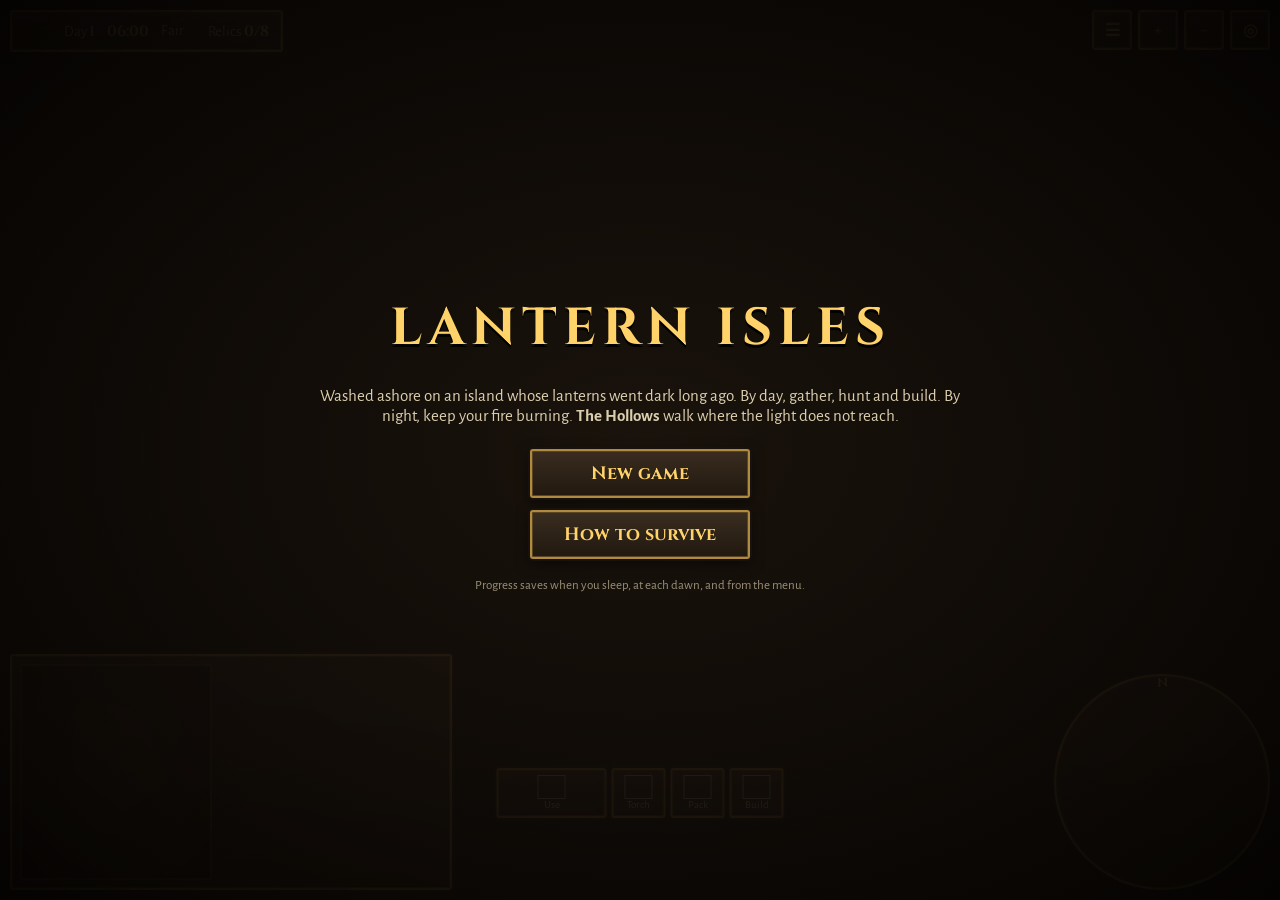
<file: index.html>
<!DOCTYPE html>
<html lang="en">
<head>
<meta charset="utf-8">
<meta name="viewport" content="width=device-width,initial-scale=1,maximum-scale=1,user-scalable=no">
<title>Lantern Isles — Survival</title>
<link rel="preconnect" href="https://fonts.googleapis.com">
<link href="https://fonts.googleapis.com/css2?family=Cinzel:wght@600;700&family=Alegreya+Sans:wght@400;700&display=swap" rel="stylesheet">
<style>
  :root{--gold:#b08a3e;--golddk:#5b4524;--dark:#17120d;--text:#f1e3c0;--accent:#ffd36a}
  *{box-sizing:border-box}
  html,body{margin:0;height:100%;background:#000;overflow:hidden;color:var(--text);font-family:'Alegreya Sans',Georgia,serif;touch-action:none;user-select:none;-webkit-user-select:none}
  canvas#game{display:block;width:100vw;height:100vh;image-rendering:pixelated}
  button{font-family:inherit;color:var(--text);cursor:pointer}
  .frame{background:linear-gradient(180deg,#3a2d20,#21180f);border:2px solid var(--gold);box-shadow:0 0 0 2px var(--dark),inset 0 0 0 1px var(--golddk),0 4px 14px rgba(0,0,0,.6);border-radius:3px}
  .hidden{display:none!important}
  #tl{position:fixed;left:10px;top:10px;padding:5px 12px;font-size:15px;display:flex;gap:12px;align-items:center}
  #tl b{color:var(--accent);font-family:Cinzel,serif}
  #clock{width:28px;height:28px}
  #msgs{position:fixed;left:12px;top:58px;font-size:16px;color:#fff3c9;text-shadow:0 1px 0 #000,0 0 6px #000;pointer-events:none;max-width:60vw}
  #msgs div{transition:opacity .6s;margin-bottom:3px}
  #tr{position:fixed;right:10px;top:10px;display:flex;gap:6px}
  #tr button{width:40px;height:40px;font:700 17px Cinzel,serif;color:var(--accent)}
  /* status panel: portrait + bars + badges */
  #status{position:fixed;left:10px;bottom:10px;padding:8px;display:flex;gap:10px;align-items:stretch}
  #facebox{width:192px;height:216px;background:radial-gradient(ellipse at 50% 40%,#3a3024,#120d09);border:2px solid var(--golddk);display:flex;align-items:flex-end;justify-content:center;overflow:hidden}
  #face{width:192px;height:216px;image-rendering:pixelated}
  #bars{display:flex;flex-direction:column;justify-content:center;gap:5px;width:220px}
  .stat{display:flex;align-items:center;gap:7px;font-size:14px}
  .stat .si{width:22px;height:20px;display:flex;align-items:center;justify-content:center}
  .stat .si img{width:22px;height:20px;object-fit:contain;image-rendering:pixelated}
  .heart{width:14px;height:13px;background:#d8463a;clip-path:path('M7 13 L1 6 C-1 3 2 0 4.5 1 C6 1.6 7 3 7 3 C7 3 8 1.6 9.5 1 C12 0 15 3 13 6 Z');display:block}
  .bolt{font-style:normal;color:#f0d24a;font-size:15px;text-shadow:0 1px 0 #000}
  .bar{flex:1;height:13px;background:#120d09;border:1px solid #000;position:relative;overflow:hidden;box-shadow:inset 0 1px 2px #000}
  .bar i{position:absolute;left:0;top:0;bottom:0;transition:width .25s;box-shadow:inset 0 -3px 0 rgba(0,0,0,.25),inset 0 2px 0 rgba(255,255,255,.18)}
  .stat b{width:30px;text-align:right;font-weight:700;color:#efe2c0}
  .stat.low b{color:#ff8a7a;animation:blink 1s infinite}
  @keyframes blink{50%{opacity:.4}}
  #badges{display:flex;flex-wrap:wrap;gap:4px;margin-top:3px;min-height:4px}
  #badges span{font-size:11px;padding:1px 6px;border-radius:2px;background:#2a1f15;border:1px solid #5b4524}
  #badges .bad{color:#ffb0a0;border-color:#8a2a20}#badges .warn{color:#ffe0a0;border-color:#8a6a20}#badges .good{color:#c0f0a0;border-color:#3a6a20}
  /* hotbar + actions */
  #hotbar{position:fixed;left:50%;bottom:10px;transform:translateX(-50%);display:flex;gap:5px}
  .hs{width:62px;height:62px;padding:0;position:relative;display:flex;align-items:center;justify-content:center}
  .hs img{width:44px;height:40px;object-fit:contain;image-rendering:pixelated}
  .hs .hn{position:absolute;left:4px;top:1px;font-size:11px;opacity:.75}
  .hs .hc{position:absolute;right:4px;bottom:2px;font-size:13px;font-weight:700;color:var(--accent);text-shadow:0 1px 0 #000}
  .hs.eq{box-shadow:0 0 0 2px #ffb347,0 0 12px #ff9a30;border-color:#ffd36a}
  #acts{position:fixed;left:50%;bottom:82px;transform:translateX(-50%);display:flex;gap:5px}
  .act{width:54px;height:50px;padding:2px;display:flex;flex-direction:column;align-items:center;justify-content:center;font-size:11px;line-height:1.05;position:relative}
  .act img{width:28px;height:24px;object-fit:contain;image-rendering:pixelated}
  .act .n{position:absolute;right:3px;top:1px;font-size:11px;color:var(--accent)}
  .act.on{box-shadow:0 0 0 2px #ffb347,0 0 14px #ff9a30}
  #b-use{width:110px}
  .touchonly{display:none!important}
  #prompt{position:fixed;left:50%;bottom:140px;transform:translateX(-50%);font-size:15px;color:#fff3c9;text-shadow:0 1px 0 #000,0 0 5px #000;pointer-events:none;white-space:nowrap}
  #minibox{position:fixed;right:10px;bottom:10px;padding:6px;border-radius:50%}
  #mini{display:block;width:200px;height:200px;border-radius:50%;image-rendering:pixelated;cursor:pointer}
  #compass{position:absolute;left:50%;top:-2px;transform:translateX(-50%);font:700 13px Cinzel,serif;color:var(--accent);text-shadow:0 1px 0 #000;pointer-events:none}
  #joy{position:fixed;left:18px;bottom:200px;width:130px;height:130px;border-radius:50%;background:rgba(20,14,8,.45);border:2px solid rgba(176,138,62,.6)}
  #joyk{position:absolute;left:50%;top:50%;width:54px;height:54px;margin:-27px 0 0 -27px;border-radius:50%;background:rgba(255,211,106,.35);border:2px solid rgba(255,211,106,.8)}
  #tooltip{position:fixed;z-index:35;pointer-events:none;padding:5px 9px;font-size:13px;background:rgba(20,14,8,.92);border:1px solid var(--gold)}
  #ctxmenu{position:fixed;z-index:36;padding:6px;display:flex;flex-direction:column;gap:4px;min-width:170px}
  #ctxmenu .ct{font:700 13px Cinzel,serif;color:var(--accent);padding:2px 4px}
  #ctxmenu button{padding:7px 10px;text-align:left;font-size:14px}
  #ctxmenu button:disabled{opacity:.45}
  .modal{position:fixed;inset:0;background:rgba(0,0,0,.55);display:flex;align-items:center;justify-content:center;z-index:30}
  .panel{width:min(900px,96vw);max-height:90vh;overflow:auto;padding:14px 16px}
  .panel h2{font-family:Cinzel,serif;color:var(--accent);margin:0 0 10px;font-size:20px;letter-spacing:2px;display:flex;justify-content:space-between;align-items:center}
  .x{width:34px;height:34px;font-size:18px}
  .grid{display:grid;grid-template-columns:repeat(auto-fill,minmax(78px,1fr));gap:6px}
  .slot{height:84px;background:#1b140e;border:1px solid var(--golddk);display:flex;flex-direction:column;align-items:center;justify-content:center;position:relative;font-size:11px;padding:2px;text-align:center;cursor:pointer}
  .slot img{width:46px;height:40px;object-fit:contain;image-rendering:pixelated}
  .slot .c{position:absolute;right:4px;top:2px;color:var(--accent);font-weight:700;font-size:13px}
  .slot.eq{border-color:#ffb347;box-shadow:inset 0 0 0 1px #ffb347}
  .islots{display:grid;grid-template-columns:repeat(6,56px);gap:4px;justify-content:center}
  .islots.hot{margin-top:10px;padding-top:10px;border-top:1px solid var(--golddk)}
  .islot{width:56px;height:56px;background:#17110c;border:1px solid var(--golddk);box-shadow:inset 0 2px 6px rgba(0,0,0,.6);position:relative;display:flex;align-items:center;justify-content:center;cursor:pointer;user-select:none;-webkit-user-select:none;touch-action:none}
  .islot:hover{background:#2a2016;border-color:#c9a45c}
  .islot img,#held img{width:40px;height:36px;object-fit:contain;image-rendering:pixelated;pointer-events:none}
  .islot .c,#held .c{position:absolute;right:3px;bottom:1px;font-weight:700;font-size:14px;color:#fff;text-shadow:1px 1px 0 #000,-1px 0 0 #000;pointer-events:none}
  .islot .hn{position:absolute;left:3px;top:1px;font-size:10px;opacity:.55;pointer-events:none}
  .islot.eq{box-shadow:inset 0 0 0 2px #ffb347}
  #held{position:fixed;z-index:300;pointer-events:none;width:48px;height:48px;transform:translate(-50%,-50%);display:flex;align-items:center;justify-content:center;filter:drop-shadow(0 3px 3px rgba(0,0,0,.7))}
  .itools{display:flex;gap:6px;justify-content:center;margin:10px 0 4px}.itools button{min-width:0;font-size:13px;padding:4px 10px}.itools button.on{background:#5a3f1c;border-color:#ffd36a}
  .ilabel{text-align:center;font-size:13px;opacity:.7;margin:6px 0 4px}
  .idetail{min-height:52px;margin-top:8px;display:flex;gap:10px;align-items:center;font-size:13px;padding:6px 8px;background:rgba(0,0,0,.25);border:1px solid rgba(176,138,62,.35)}
  .idetail img{width:40px;height:36px;object-fit:contain;image-rendering:pixelated}.idetail .dt{flex:1}.idetail .hint{opacity:.7;font-size:12px}.idetail button{min-width:0;font-size:13px;padding:4px 10px}
  body.touch .islots{grid-template-columns:repeat(6,46px);gap:3px}body.touch .islot{width:46px;height:46px}body.touch .islot img{width:34px;height:30px}
  .recipes{display:grid;grid-template-columns:repeat(auto-fill,minmax(260px,1fr));gap:6px}
  .rec{display:flex;gap:8px;align-items:center;background:#1b140e;border:1px solid var(--golddk);padding:6px}
  .rec.locked{opacity:.6}
  .rec em{font-style:normal;font-size:11px;color:#c0a060;border:1px solid #5b4524;padding:0 4px;border-radius:2px}
  .rec img.o{width:44px;height:38px;object-fit:contain;image-rendering:pixelated}
  .rec .t{flex:1;font-size:13px}.rec .t b{color:var(--accent)}
  .cost{display:flex;gap:6px;flex-wrap:wrap;margin-top:2px;font-size:12px}
  .cost span{display:flex;align-items:center;gap:2px}.cost img{width:18px;height:16px;object-fit:contain}
  .cost .no{color:#ff8a7a}
  .rec button{padding:6px 10px;font-weight:700}.rec button:disabled{opacity:.4}
  .bthumb{width:76px;height:58px;image-rendering:pixelated;object-fit:contain}
  .tabs,#btabs{display:flex;gap:6px;margin-bottom:8px;flex-wrap:wrap}.tabs button,#btabs button{padding:6px 12px;font:700 13px Cinzel,serif}.tabs button.on,#btabs button.on{color:var(--accent);border-color:#ffd36a}
  .big{padding:10px 26px;font:700 18px Cinzel,serif;color:var(--accent);margin:6px;min-width:220px}
  #title,#dead,#win,#loading{z-index:40}
  .screen{position:fixed;inset:0;display:flex;flex-direction:column;align-items:center;justify-content:center;background:radial-gradient(ellipse at center,rgba(30,22,14,.88),rgba(5,3,2,.97));text-align:center;padding:20px}
  .screen h1{font-family:Cinzel,serif;color:var(--accent);letter-spacing:6px;font-size:clamp(28px,6vw,52px);margin:0 0 6px;text-shadow:0 3px 0 #000}
  .screen p{max-width:640px;font-size:17px;opacity:.9}
  #bar{width:280px;height:12px;padding:2px;margin-top:10px}#bar i{display:block;height:100%;width:0;background:linear-gradient(90deg,#c9962f,#ffd36a)}
  #help ul{text-align:left;font-size:15px;line-height:1.5}
  #placebar{position:fixed;left:50%;top:60px;transform:translateX(-50%);padding:6px 10px;display:flex;gap:10px;align-items:center;z-index:20}
  #placebar button{padding:6px 12px}
  #hurt{position:fixed;inset:0;pointer-events:none}
  #sleepfade{position:fixed;inset:0;background:#000;opacity:0;pointer-events:none;transition:opacity 1s;z-index:25;display:flex;align-items:center;justify-content:center;font:700 26px Cinzel,serif;color:var(--accent)}
  /* touch layout */
  body.touch .touchonly{display:flex!important}
  body.touch #status{left:6px;top:6px;bottom:auto;padding:5px;gap:6px}
  body.touch #facebox{width:96px;height:108px}body.touch #face{width:96px;height:108px}
  body.touch #bars{width:116px;gap:2px}body.touch .stat{font-size:10px;gap:3px}body.touch .stat .si{width:14px;height:13px}body.touch .stat .si img{width:14px;height:13px}body.touch .bar{height:7px}body.touch .stat b{width:22px}
  body.touch #badges span{font-size:9px;padding:0 3px}
  body.touch #tl{left:6px;right:auto;top:134px;font-size:12px;gap:6px;padding:3px 7px}body.touch #clock{width:20px;height:20px}
  body.touch #tr{top:6px;right:6px;gap:4px}body.touch #tr button{width:34px;height:34px;font-size:15px}
  body.touch #minibox{bottom:auto;top:90px;right:6px;padding:3px}body.touch #mini{width:96px;height:96px}
  body.touch #msgs{top:auto;bottom:300px;font-size:14px;max-width:60vw}
  body.touch #hotbar{bottom:6px;gap:3px}body.touch .hs{width:46px;height:46px}body.touch .hs img{width:32px;height:28px}
  body.touch #acts{left:auto;right:8px;bottom:62px;transform:none;flex-wrap:wrap;justify-content:flex-end;width:178px;gap:4px}
  body.touch .act{width:56px;height:52px}body.touch #b-attack{width:84px;height:84px}body.touch #b-attack img{width:44px;height:38px}body.touch #b-use{width:84px}
  body.touch #prompt{display:none}
  body.touch #joy{bottom:66px}
  @media (max-width:820px){ body:not(.touch) #status{transform:scale(.8);transform-origin:left bottom} }
</style>
</head>
<body>
<canvas id="game"></canvas>
<div id="hurt"></div>
<div id="tl" class="frame"><canvas id="clock" width="52" height="52"></canvas><span>Day <b id="day">1</b></span><b id="time">06:00</b><span id="wx">Fair</span><span id="region" style="color:#cfe0a8"></span><span>Relics <b id="relics">0/8</b></span></div>
<div id="msgs"></div>
<div id="tr"><button id="btn-menu" class="frame" title="Menu (Esc)">☰</button><button id="zin" class="frame">+</button><button id="zout" class="frame">−</button><button id="center" class="frame" title="Centre (C)">◎</button></div>
<div id="status" class="frame"><div id="facebox"><canvas id="face" width="96" height="108"></canvas></div><div><div id="bars"></div><div id="badges"></div></div></div>
<div id="prompt"></div>
<div id="acts">
  <button id="b-attack" class="act frame touchonly" title="Attack: drag to aim"><img alt=""><span>Attack</span></button>
  <button id="b-use" class="act frame" title="Use / interact (E)"><img alt=""><span class="lbl">Use</span></button>
  <button id="b-dodge" class="act frame touchonly" title="Dodge (Space)"><img alt=""><span>Dodge</span></button>
  <button id="b-sprint" class="act frame touchonly" title="Sprint (Shift)"><img alt=""><span>Sprint</span></button>
  <button id="b-torch" class="act frame" title="Torch (T)"><img alt=""><span>Torch</span><span class="n"></span></button>
  <button id="b-pack" class="act frame" title="Pack & crafting (I / Tab)"><img alt=""><span>Pack</span></button>
  <button id="b-build" class="act frame" title="Build (B)"><img alt=""><span>Build</span></button>
</div>
<div id="hotbar"></div>
<div id="minibox" class="frame"><canvas id="mini" width="200" height="200"></canvas><div id="compass">N</div></div>
<div id="joy" class="touchonly"><div id="joyk"></div></div>
<div id="tooltip" class="hidden"></div>
<div id="ctxmenu" class="frame hidden"></div>
<div id="placebar" class="frame hidden"><span id="placetxt">Place</span><button id="place-cancel" class="frame">Done</button></div>

<div id="pack" class="modal hidden"><div class="panel frame">
  <h2><span>Pack</span><button class="x frame" data-close>✕</button></h2>
  <div class="tabs"><button class="frame on" data-tab="inv">Inventory</button><button class="frame" data-tab="craft">Crafting</button></div>
  <div id="tab-inv">
    <div class="islots" id="pk-pack"></div>
    <div class="islots hot" id="pk-hot"></div>
    <div class="itools"><button class="frame" data-mode="split">Split</button><button class="frame" data-mode="quick">Quick move</button></div>
    <div class="idetail" id="pk-detail"></div>
  </div>
  <div id="tab-craft" class="hidden"><div class="recipes" id="recipes"></div></div>
</div></div>
<div id="build" class="modal hidden"><div class="panel frame">
  <h2><span>Build</span><button class="x frame" data-close>✕</button></h2>
  <div id="btabs"></div>
  <div class="recipes" id="blist"></div>
</div></div>
<div id="storage" class="modal hidden"><div class="panel frame">
  <h2><span id="st-title">Storage</span><button class="x frame" data-close>✕</button></h2>
  <div class="islots" id="st-box"></div>
  <div class="itools"><button class="frame" id="st-sort">Sort</button><button class="frame" data-mode="split">Split</button><button class="frame" data-mode="quick">Quick move</button></div>
  <div class="ilabel">Pack</div>
  <div class="islots" id="st-pack"></div>
  <div class="islots hot" id="st-hot"></div>
  <div class="idetail" id="st-detail"></div>
</div></div>
<div id="menu" class="modal hidden"><div class="panel frame" style="width:min(420px,94vw);text-align:center">
  <h2><span>Paused</span><button class="x frame" data-close>✕</button></h2>
  <button class="frame big" data-close>Resume</button><br>
  <button class="frame big" id="m-save">Save game</button><br>
  <button class="frame big" id="m-help">How to survive</button><br>
  <button class="frame big" id="m-sound">Sound: on</button><br>
  <button class="frame big" id="m-detail">Detail: high</button><br>
  <button class="frame big" id="m-quit">Quit to title</button>
</div></div>
<div id="help" class="modal hidden"><div class="panel frame" style="width:min(680px,94vw)">
  <h2><span>How to survive</span><button class="x frame" data-close>✕</button></h2>
  <ul>
    <li><b>Interact:</b> click or tap anything: trees, rocks, bushes, animals, buildings, your own structures. You walk there and do it. If there are several options (a fire: cook, add a log, add a stick…) a menu appears.</li>
    <li><b>Move:</b> click the ground, or WASD / arrows. <b>Shift</b> sprints (uses stamina). <b>Space</b> dodges.</li>
    <li><b>Fight:</b> aim with the mouse and <b>right-click</b> (or F) to swing toward the cursor. Bows and slings fire where you aim. On touch screens, drag from the Attack button to aim and release to strike.</li>
    <li><b>Stay alive:</b> health, food, water, stamina and warmth. Cold and rain chill you, so stay near fires and shelters. Bandages stop bleeding, herbs and salves cure sickness.</li>
    <li><b>Build:</b> logs and stones build a base: walls that join up, gates, floors, a bed, a table, a drying rack, a cooking pot, a garden, storage, and a workbench for advanced gear.</li>
    <li><b>Night:</b> Hollows come out of the dark and fear fire. The outer reaches of the island are the most dangerous, and new creatures appear as the days pass.</li>
    <li><b>Goal:</b> find the <b>8 relics</b>, build the <b>Signal Beacon</b>, light it at dusk and survive until dawn.</li>
    <li><b>Pack &amp; storage:</b> click a stack to pick it up and click a slot to place it (or drag). Right-click takes half or drops one. Shift-click sends it across. Hover and press 1–6 to put it on the hotbar, E to use it, Q to drop it.</li>
    <li><b>Keys:</b> E use · F/right-click attack · Space dodge · Shift sprint · Q switch weapon · 1–6 hotbar · T torch · I pack · B build · C centre · Esc menu.</li>
  </ul>
</div></div>
<div id="title" class="screen hidden">
  <h1>LANTERN ISLES</h1>
  <p>Washed ashore on an island whose lanterns went dark long ago. By day, gather, hunt and build. By night, keep your fire burning. <b>The Hollows</b> walk where the light does not reach.</p>
  <button class="frame big" id="t-new">New game</button>
  <button class="frame big hidden" id="t-cont">Continue</button>
  <button class="frame big" id="t-help">How to survive</button>
  <p style="font-size:13px;opacity:.6">Progress saves when you sleep, at each dawn, and from the menu.</p>
</div>
<div id="dead" class="screen hidden"><h1 style="color:#e0675a">YOU DIED</h1><p id="deadtxt"></p><button class="frame big" id="d-load">Load last save</button><button class="frame big" id="d-new">New game</button></div>
<div id="win" class="screen hidden"><h1>RESCUED</h1><p id="wintxt"></p><button class="frame big" id="w-cont">Keep exploring</button><button class="frame big" id="w-new">New game</button></div>
<div id="sleepfade"></div>
<div id="loading" class="screen"><h1>LANTERN ISLES</h1><div id="bar" class="frame"><i></i></div><p id="lmsg" style="font-size:14px">loading pre-rendered sprites…</p></div>

<script src="src/style.js"></script>
<script src="src/palette.js"></script>
<script src="src/noise.js"></script>
<script src="src/data.js"></script>
<script src="src/audio.js"></script>
<script src="src/weather.js"></script>
<script src="src/portrait.js"></script>
<script src="assets/atlas.js"></script>
<script src="src/game.js"></script>
</body>
</html>
</file>
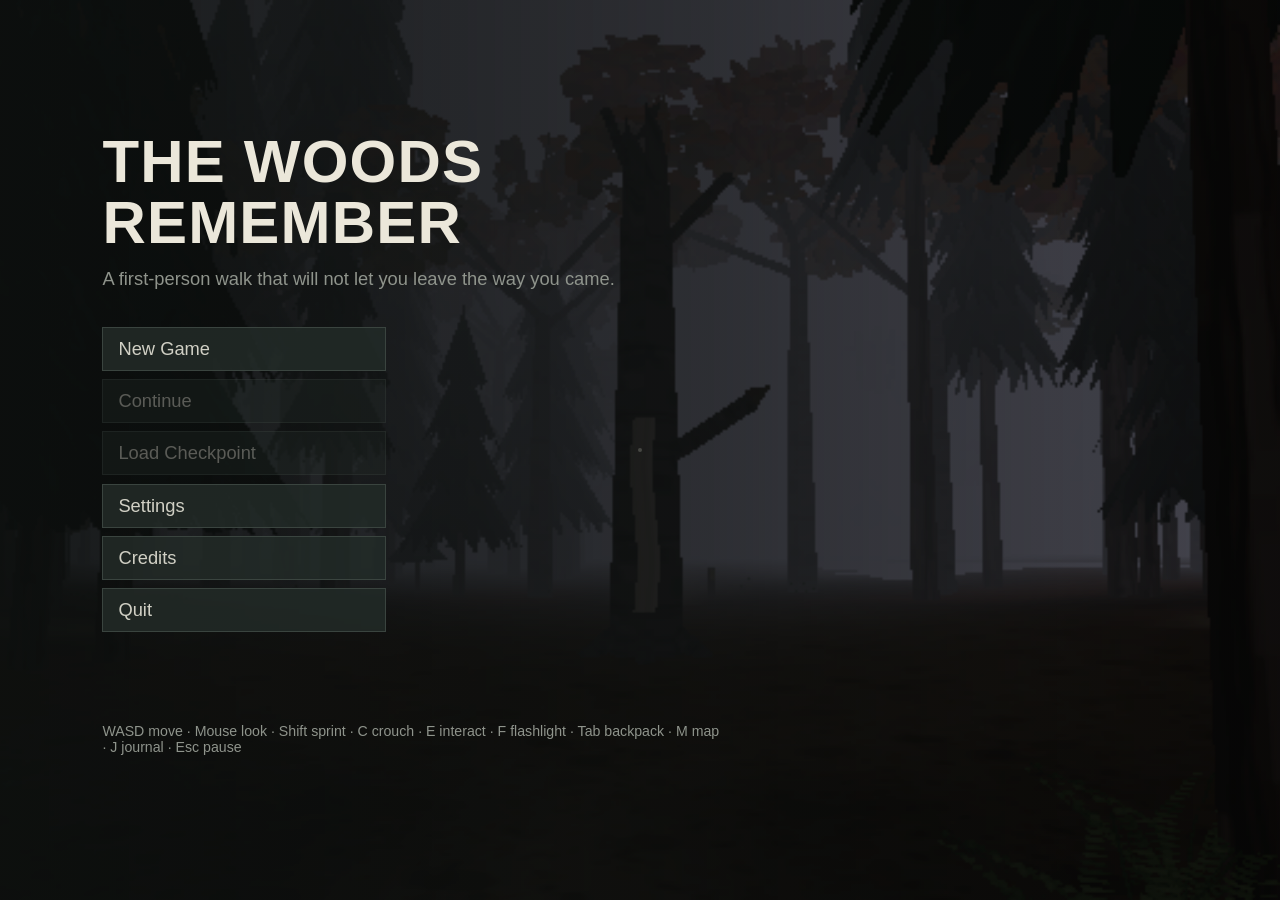
<file: TheWoodsRemember/index.html>
<!doctype html>
<html lang="en">
<head>
<meta charset="utf-8">
<meta name="viewport" content="width=device-width, initial-scale=1">
<title>The Woods Remember</title>
<link rel="stylesheet" href="style.css">
</head>
<body>
<canvas id="view"></canvas>
<div id="hud">
  <div id="dot"></div>
  <div id="objective"></div>
  <div id="toast"></div>
  <div id="captions"></div>
  <div id="cue"></div>
  <div id="prompt"></div>
  <div id="hold"><div></div></div>
  <div id="progress"></div>
  <div id="status"></div>
  <div id="battery"></div>
  <div id="saved">Saved</div>
  <div id="jping">Journal updated</div>
  <div id="card"></div>
  <pre id="debug"></pre>
</div>
<div id="panel" class="panel hidden"></div>
<div id="menu" class="hidden"></div>
<div id="fade"></div>
<div id="credits-roll"></div>
<div id="resume" class="hidden"><div>Click to continue</div><small>Esc pauses · the mouse is released while panels are open</small></div>
<div id="loading">Loading Bellwether…</div>
<noscript>The Woods Remember needs JavaScript and WebGL.</noscript>
<script type="module" src="src/main.js"></script>
</body>
</html>
</file>
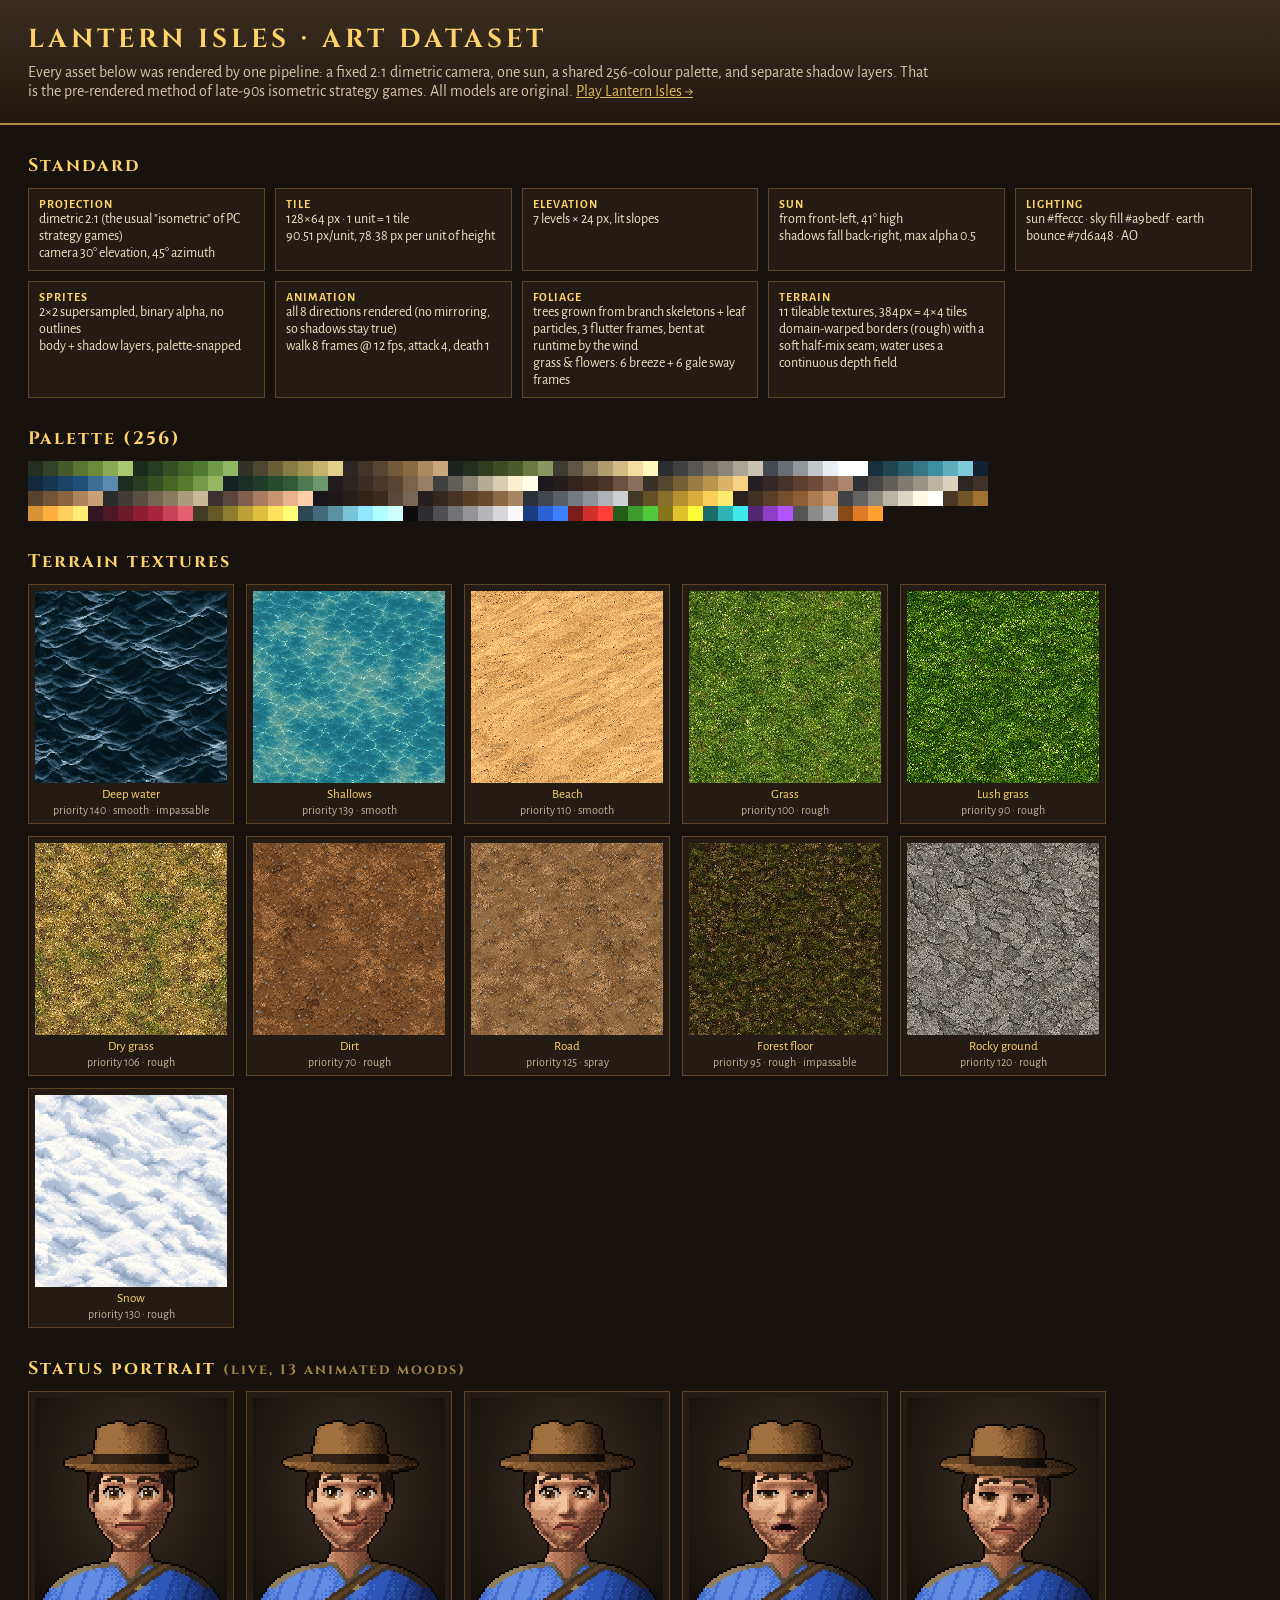
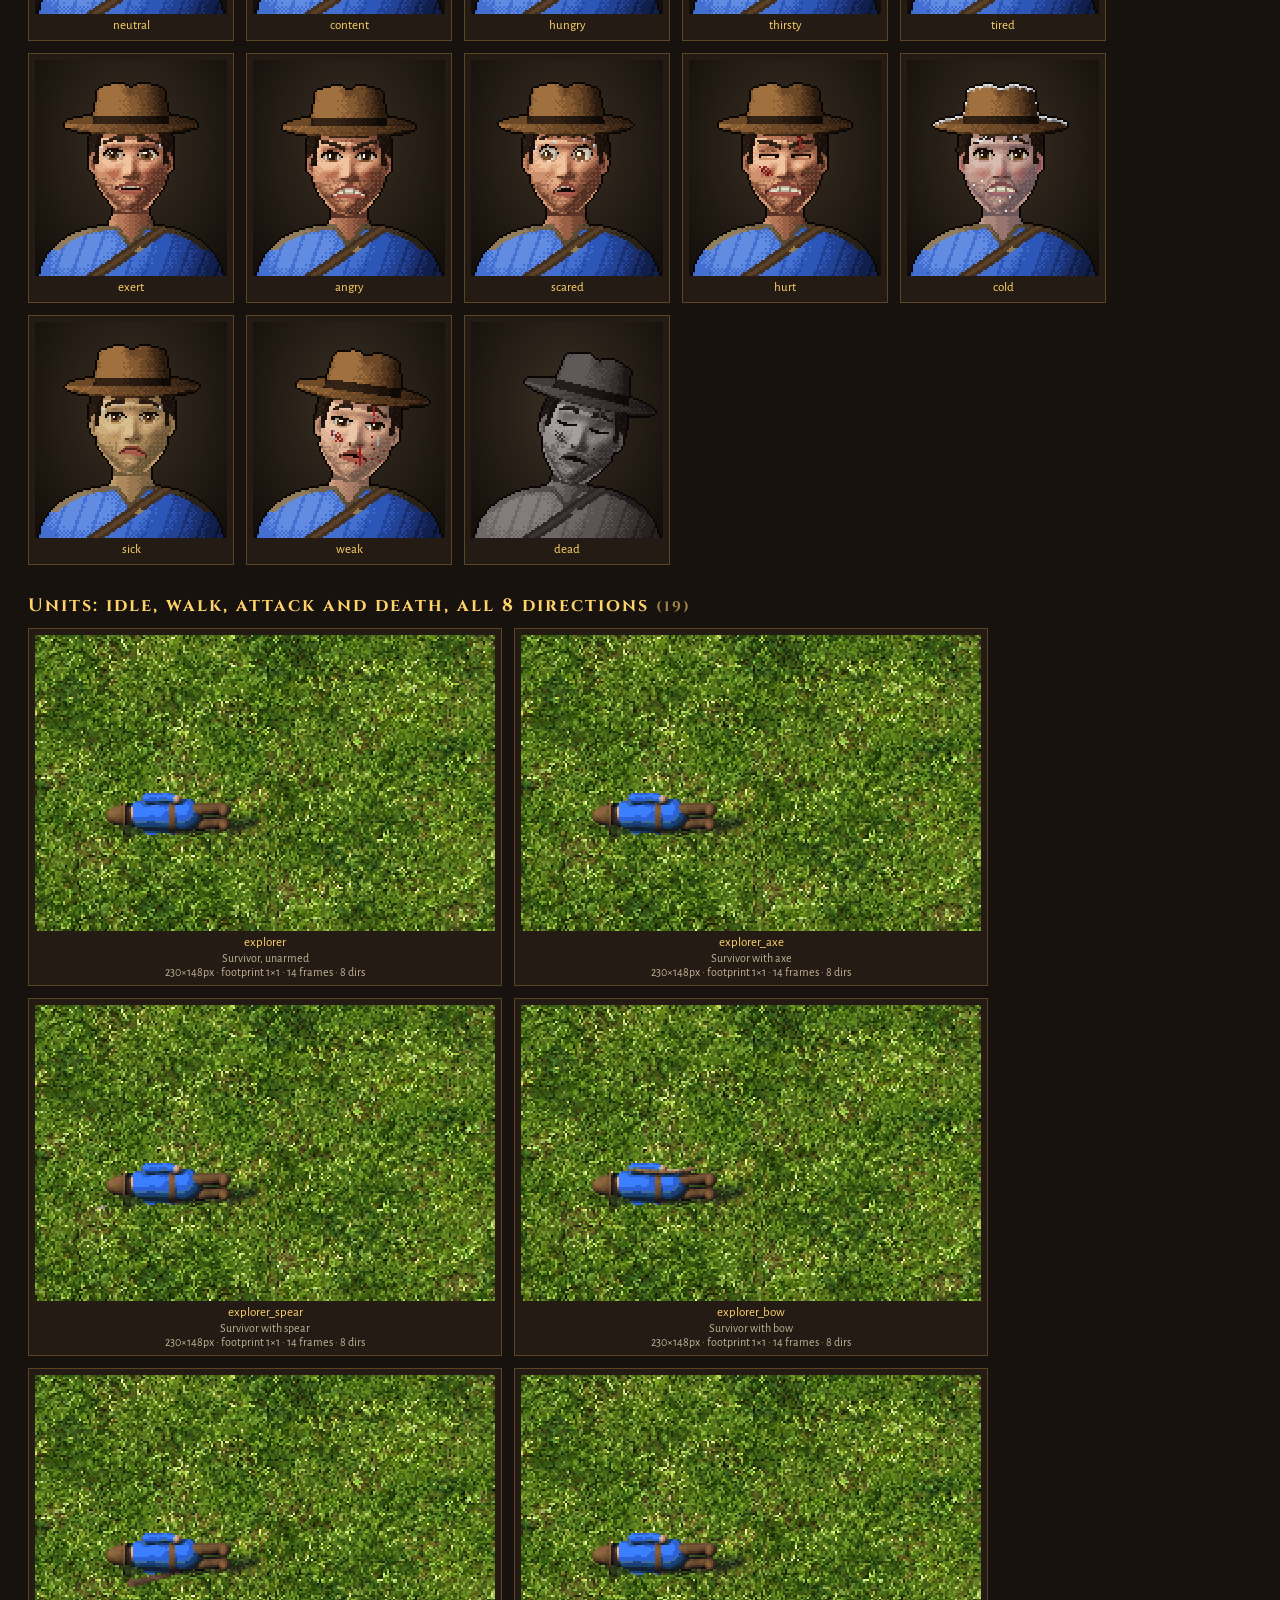
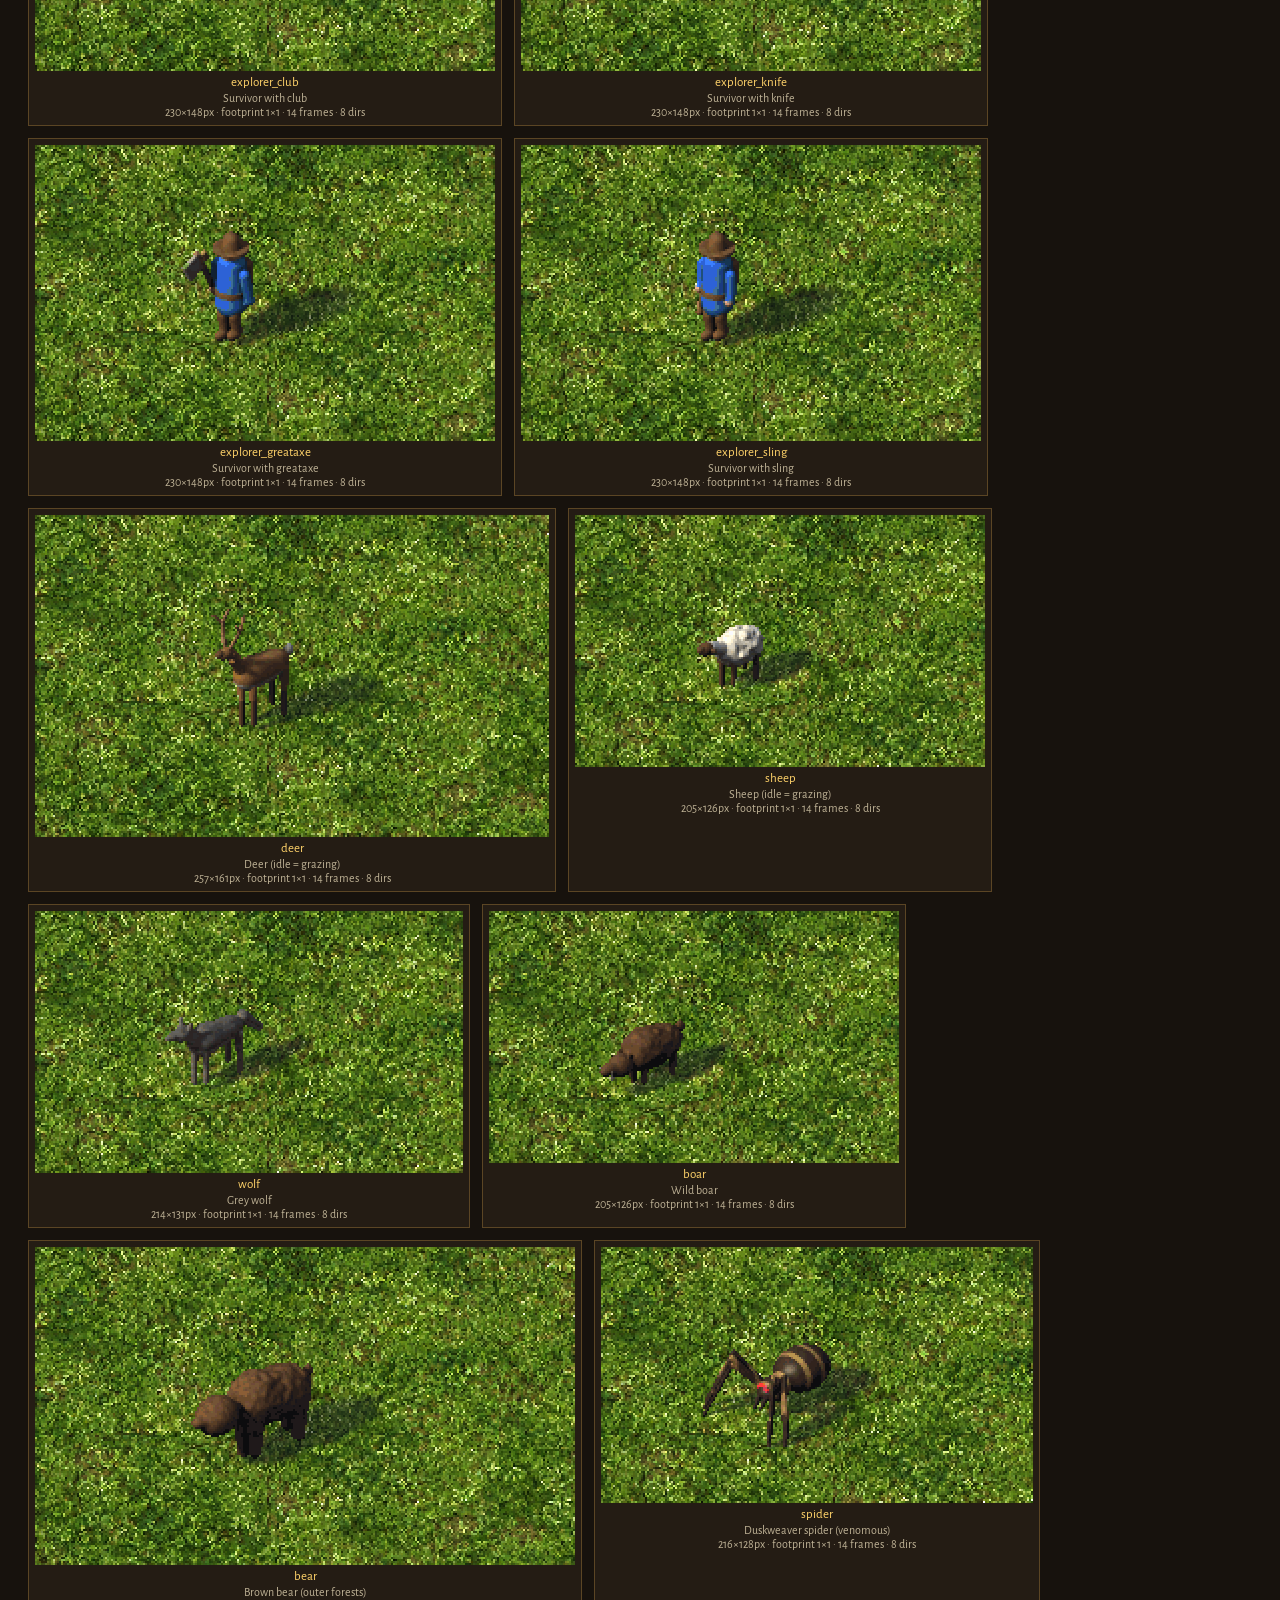
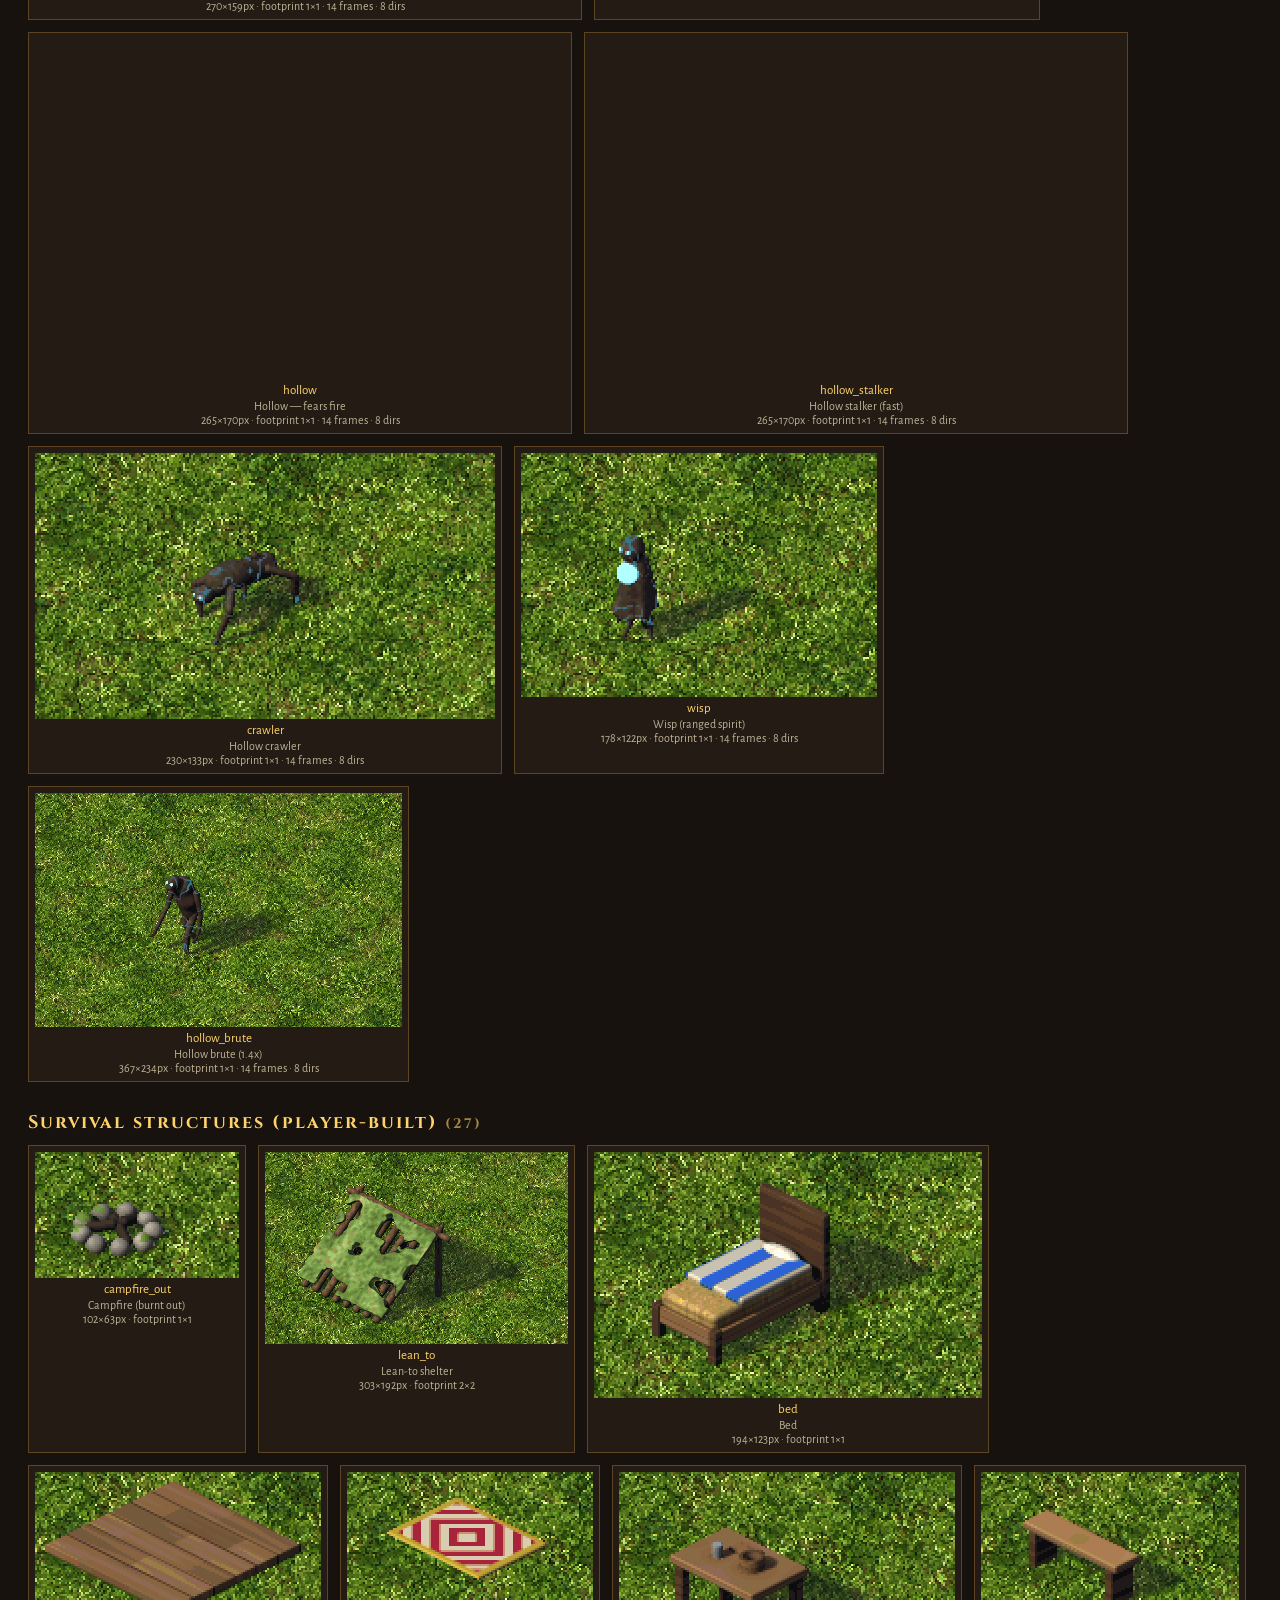
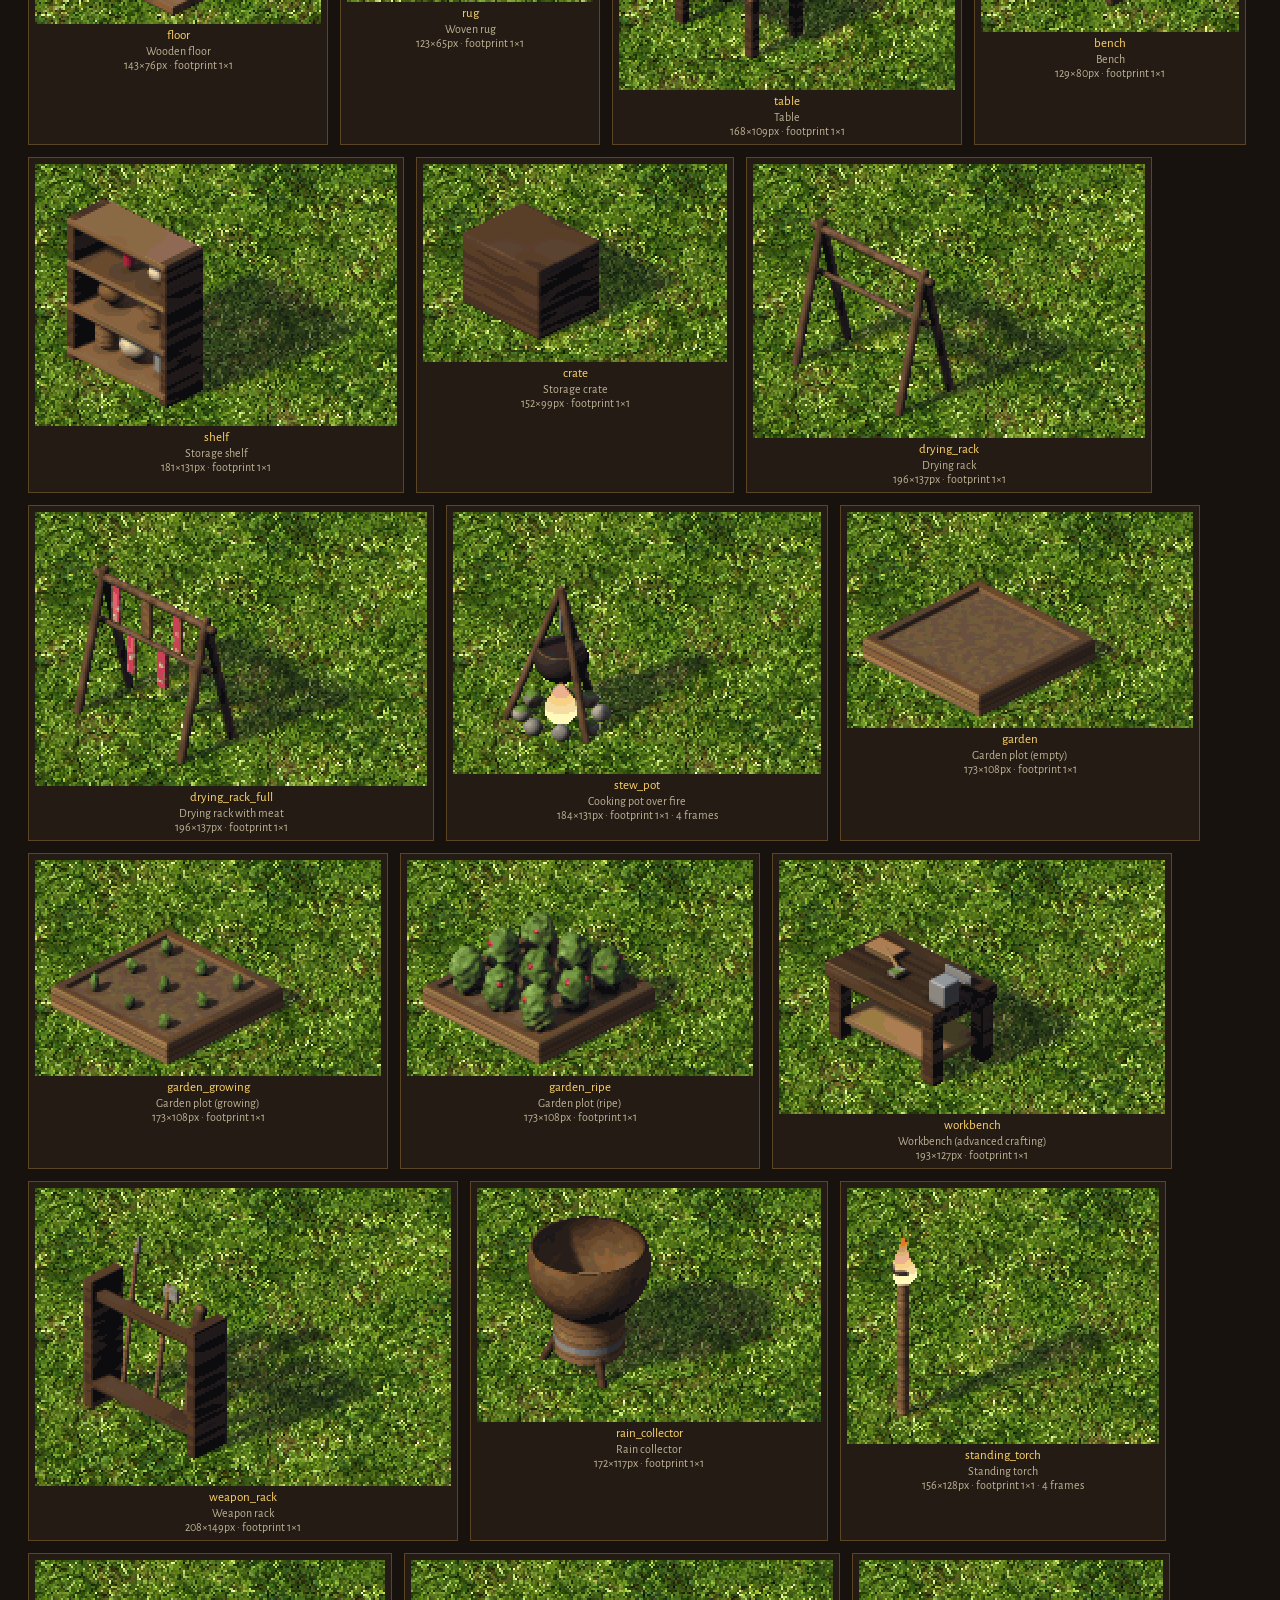
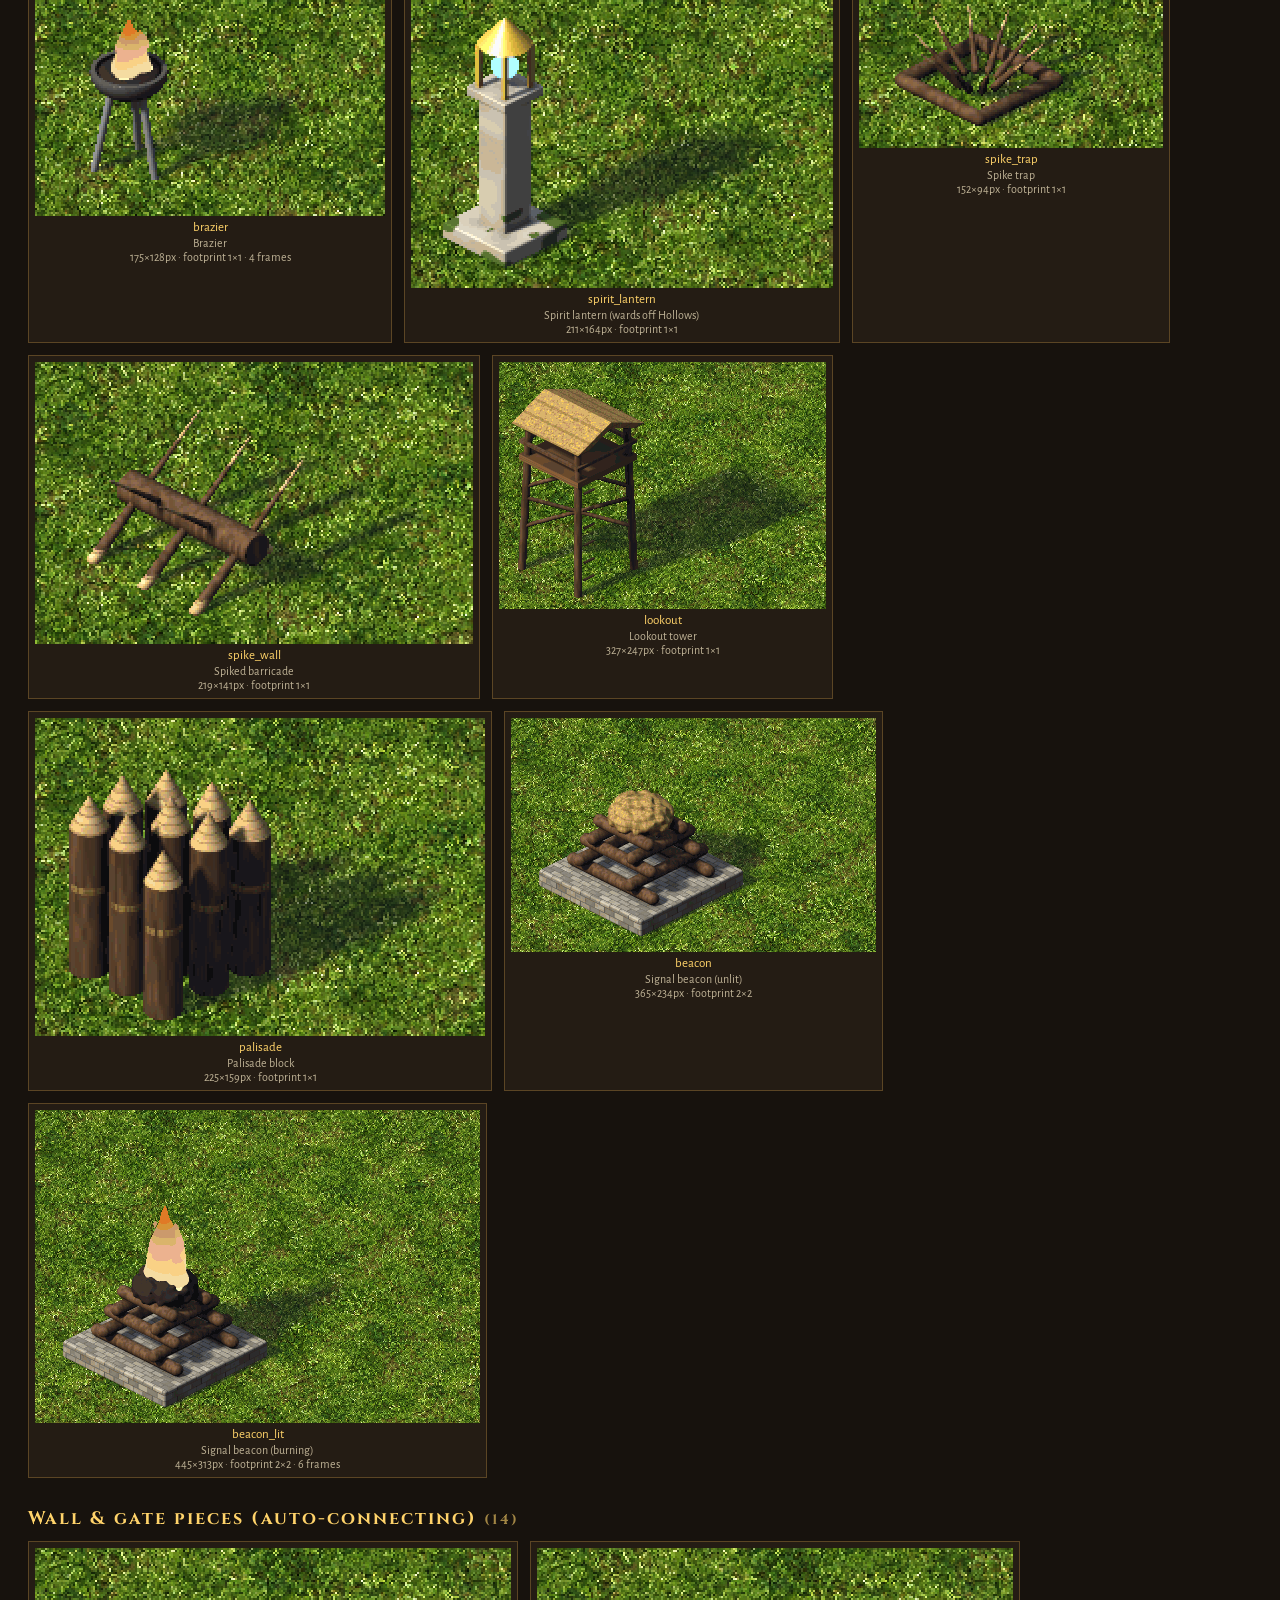
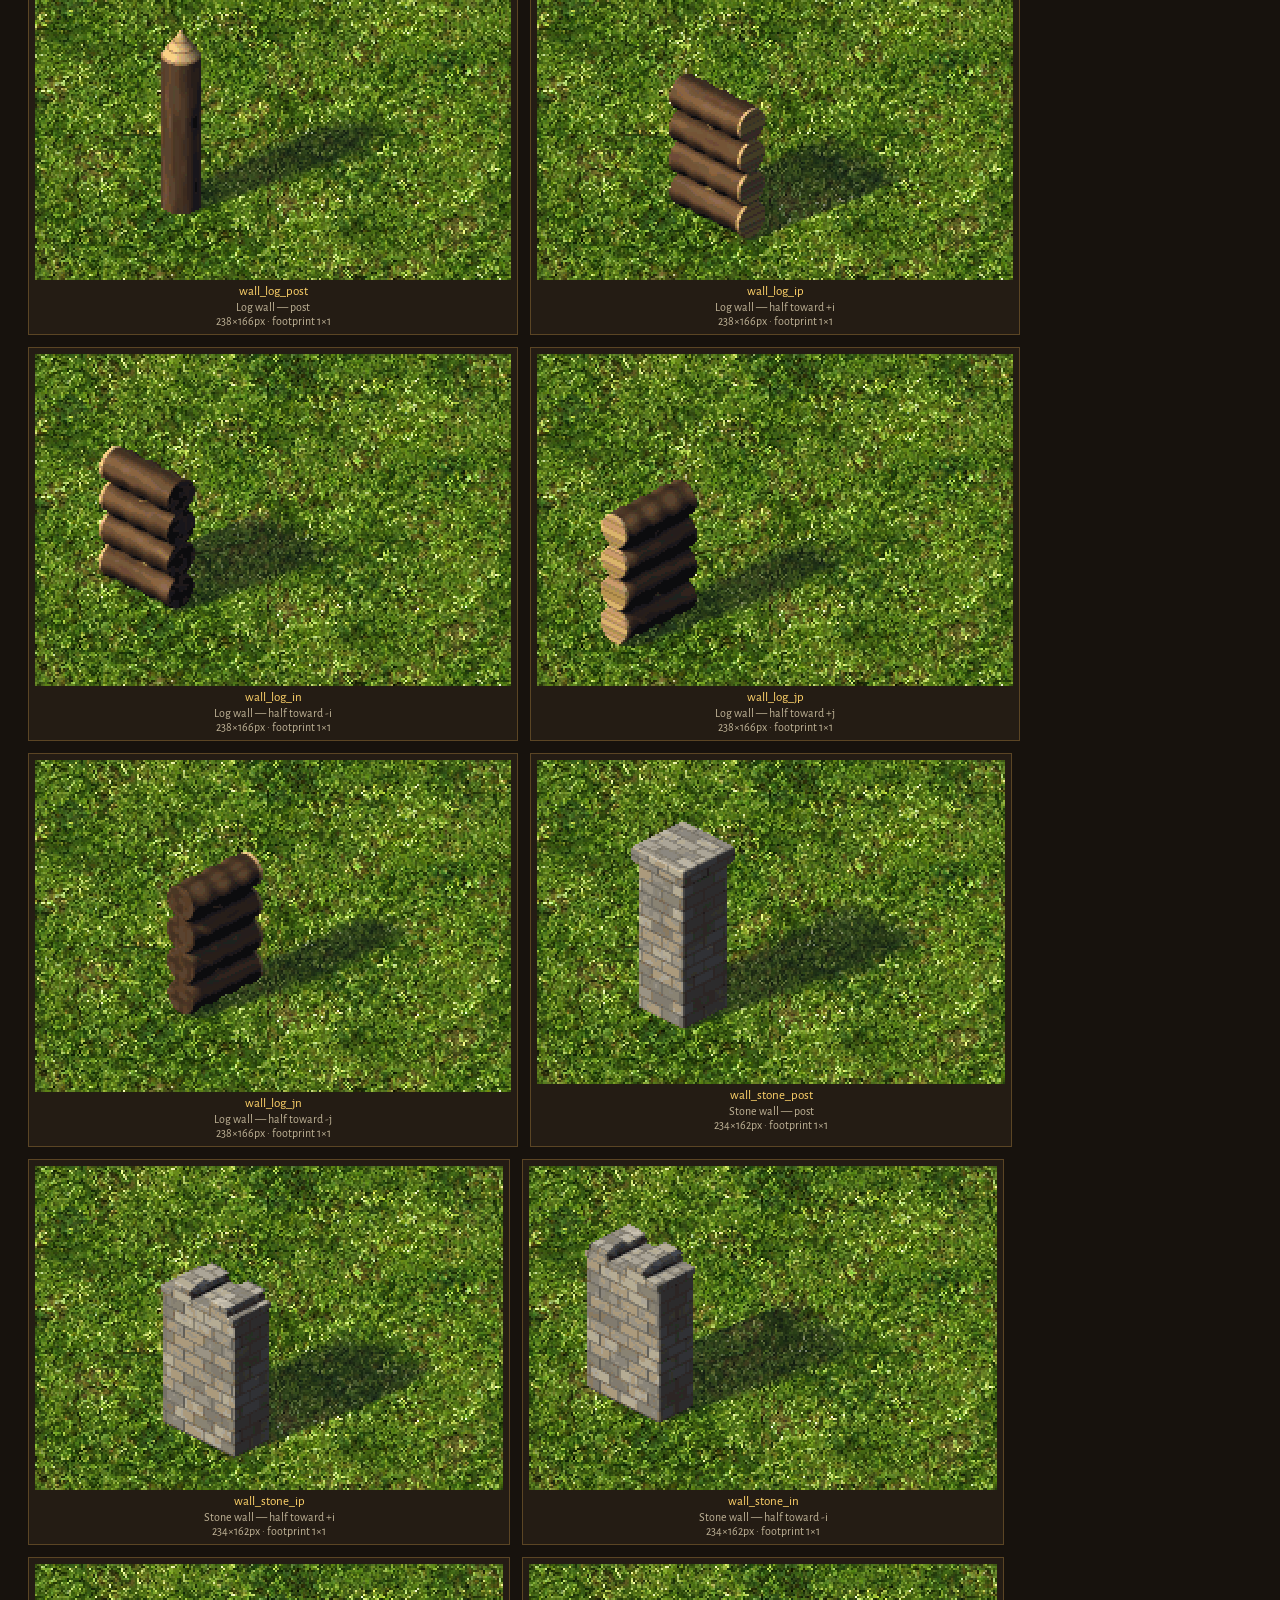
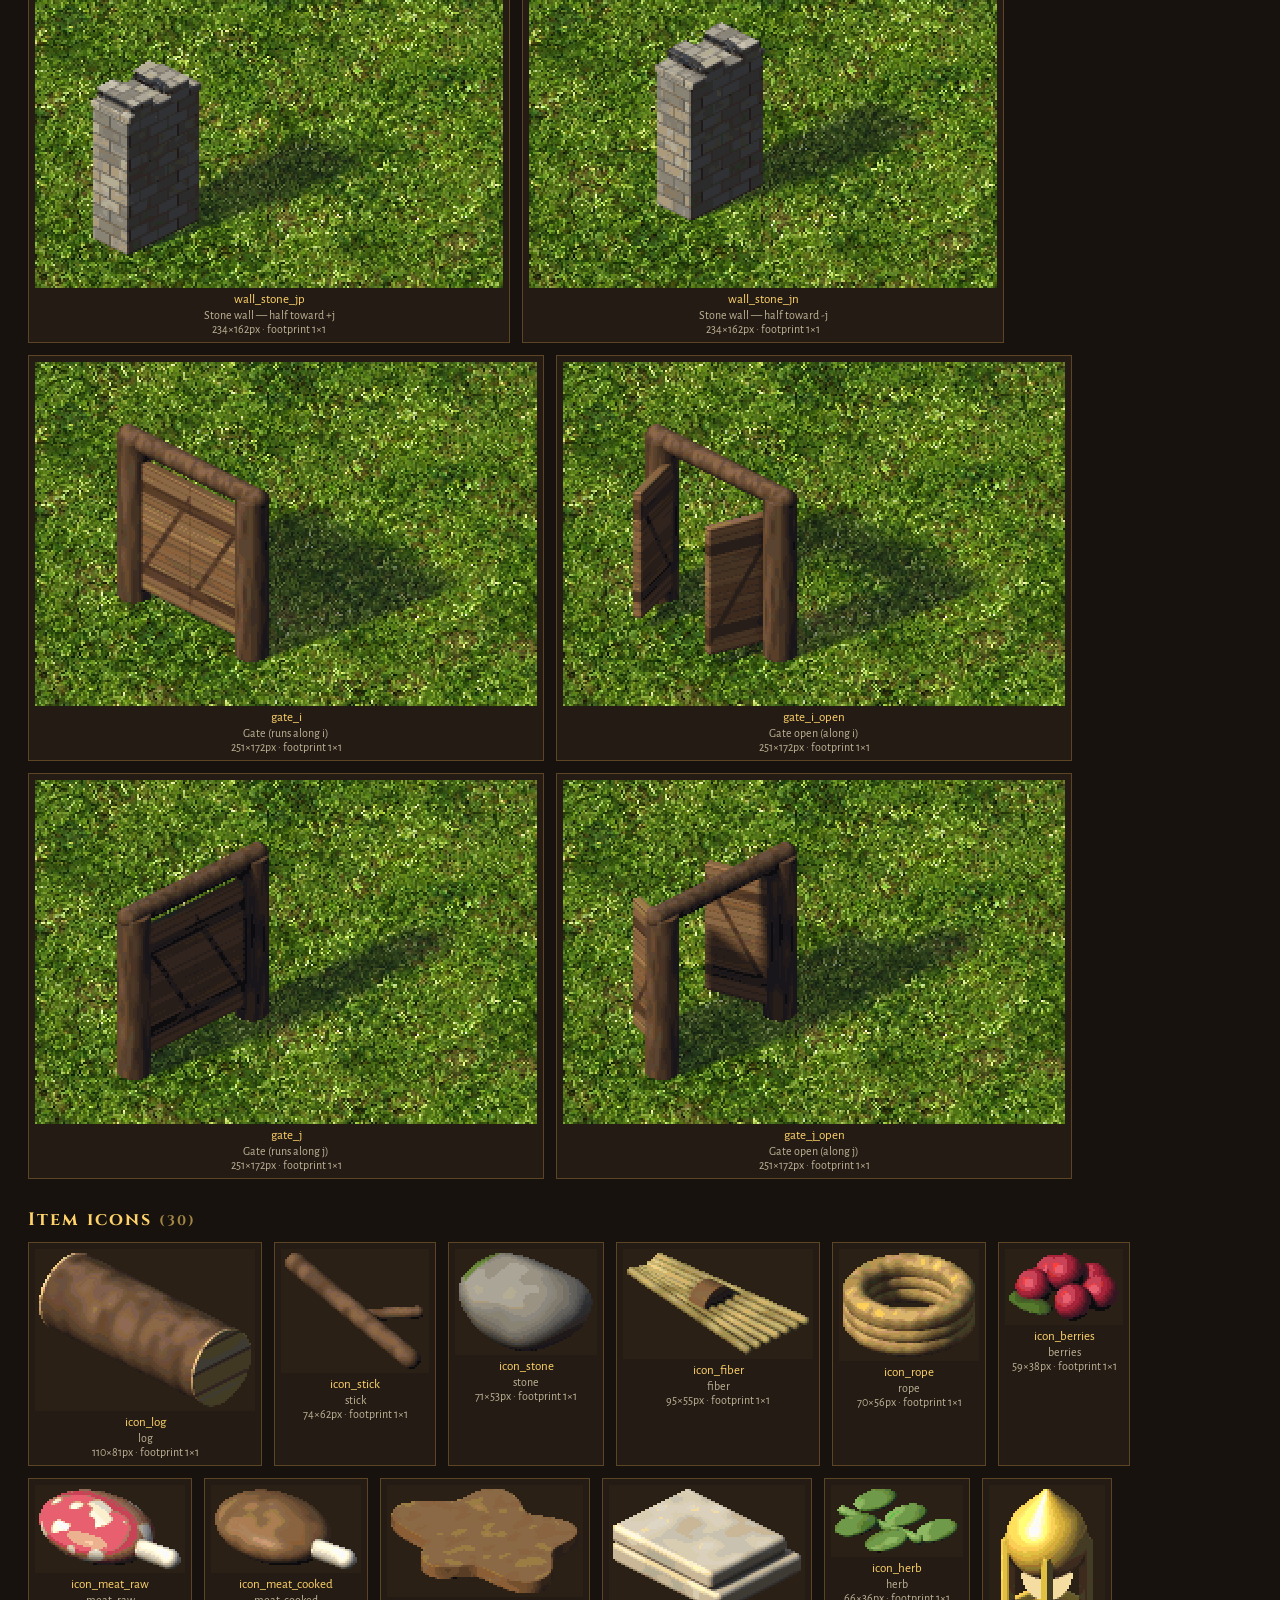
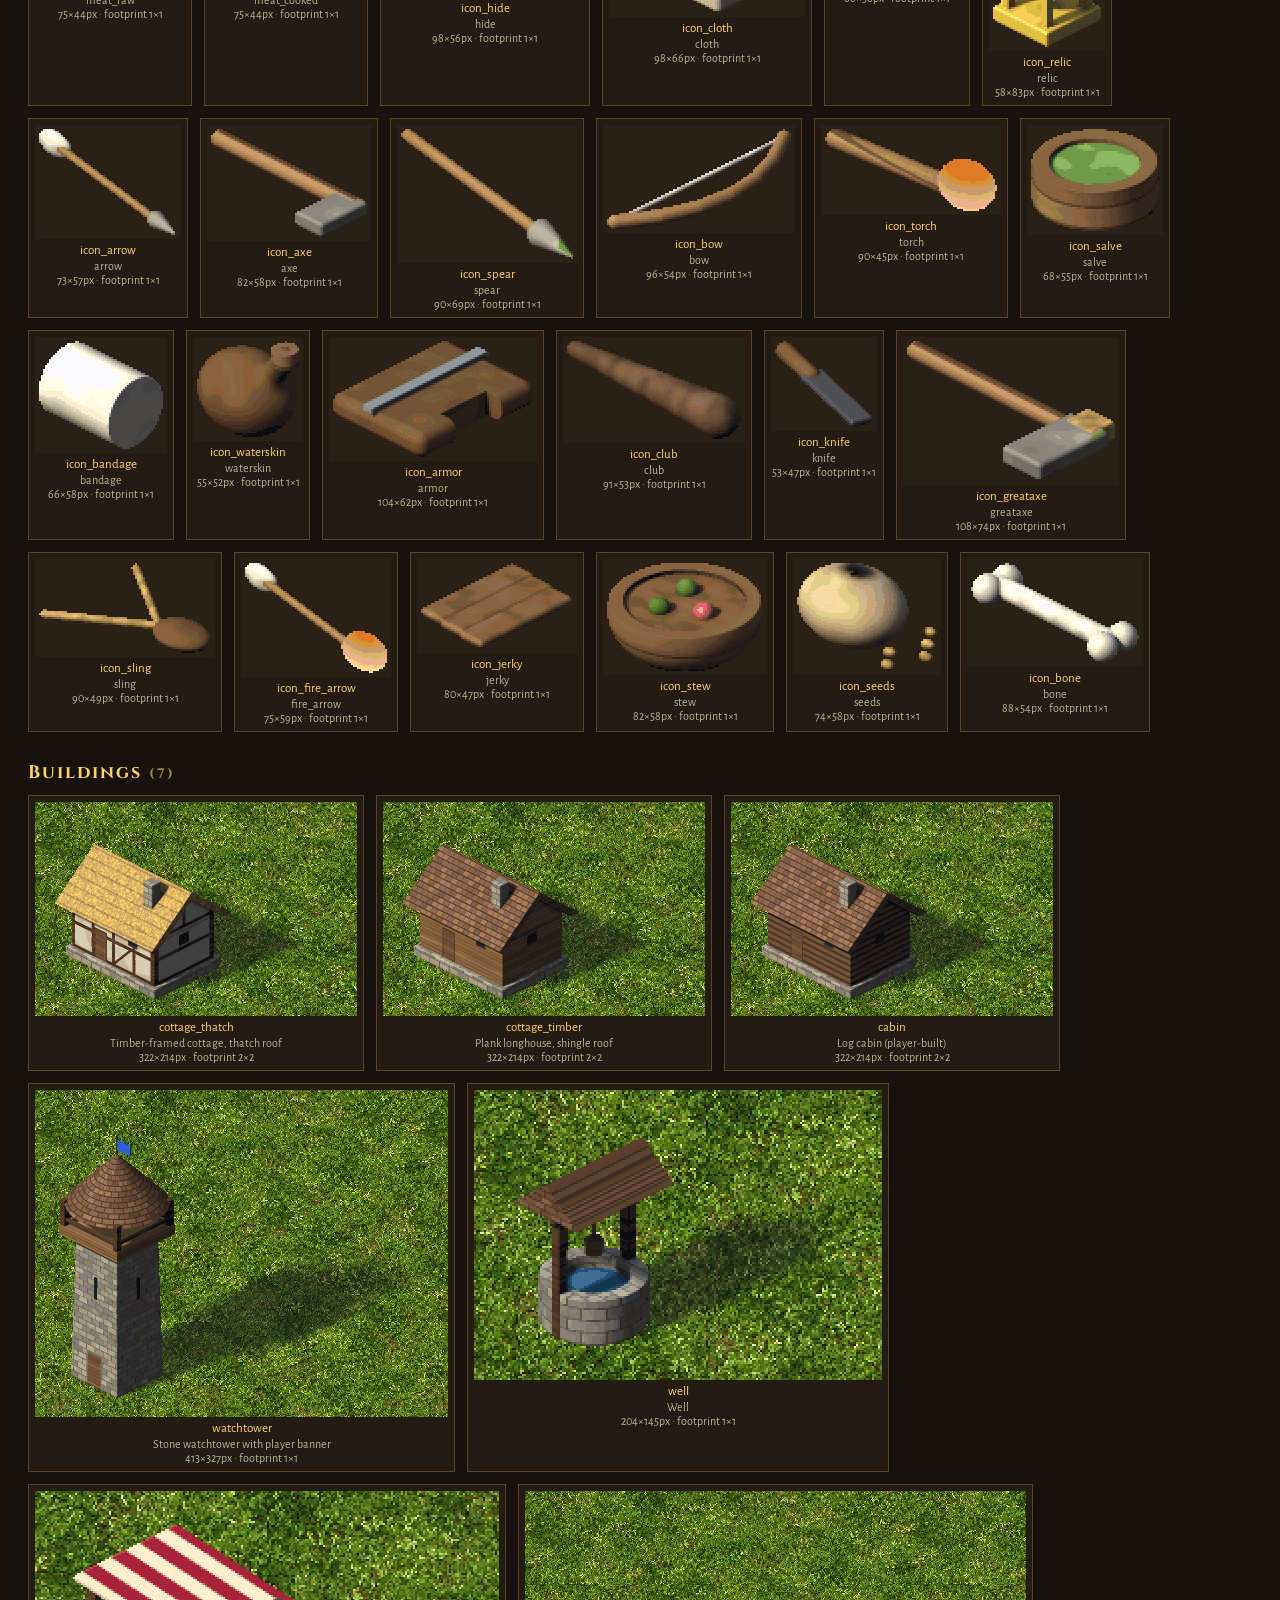
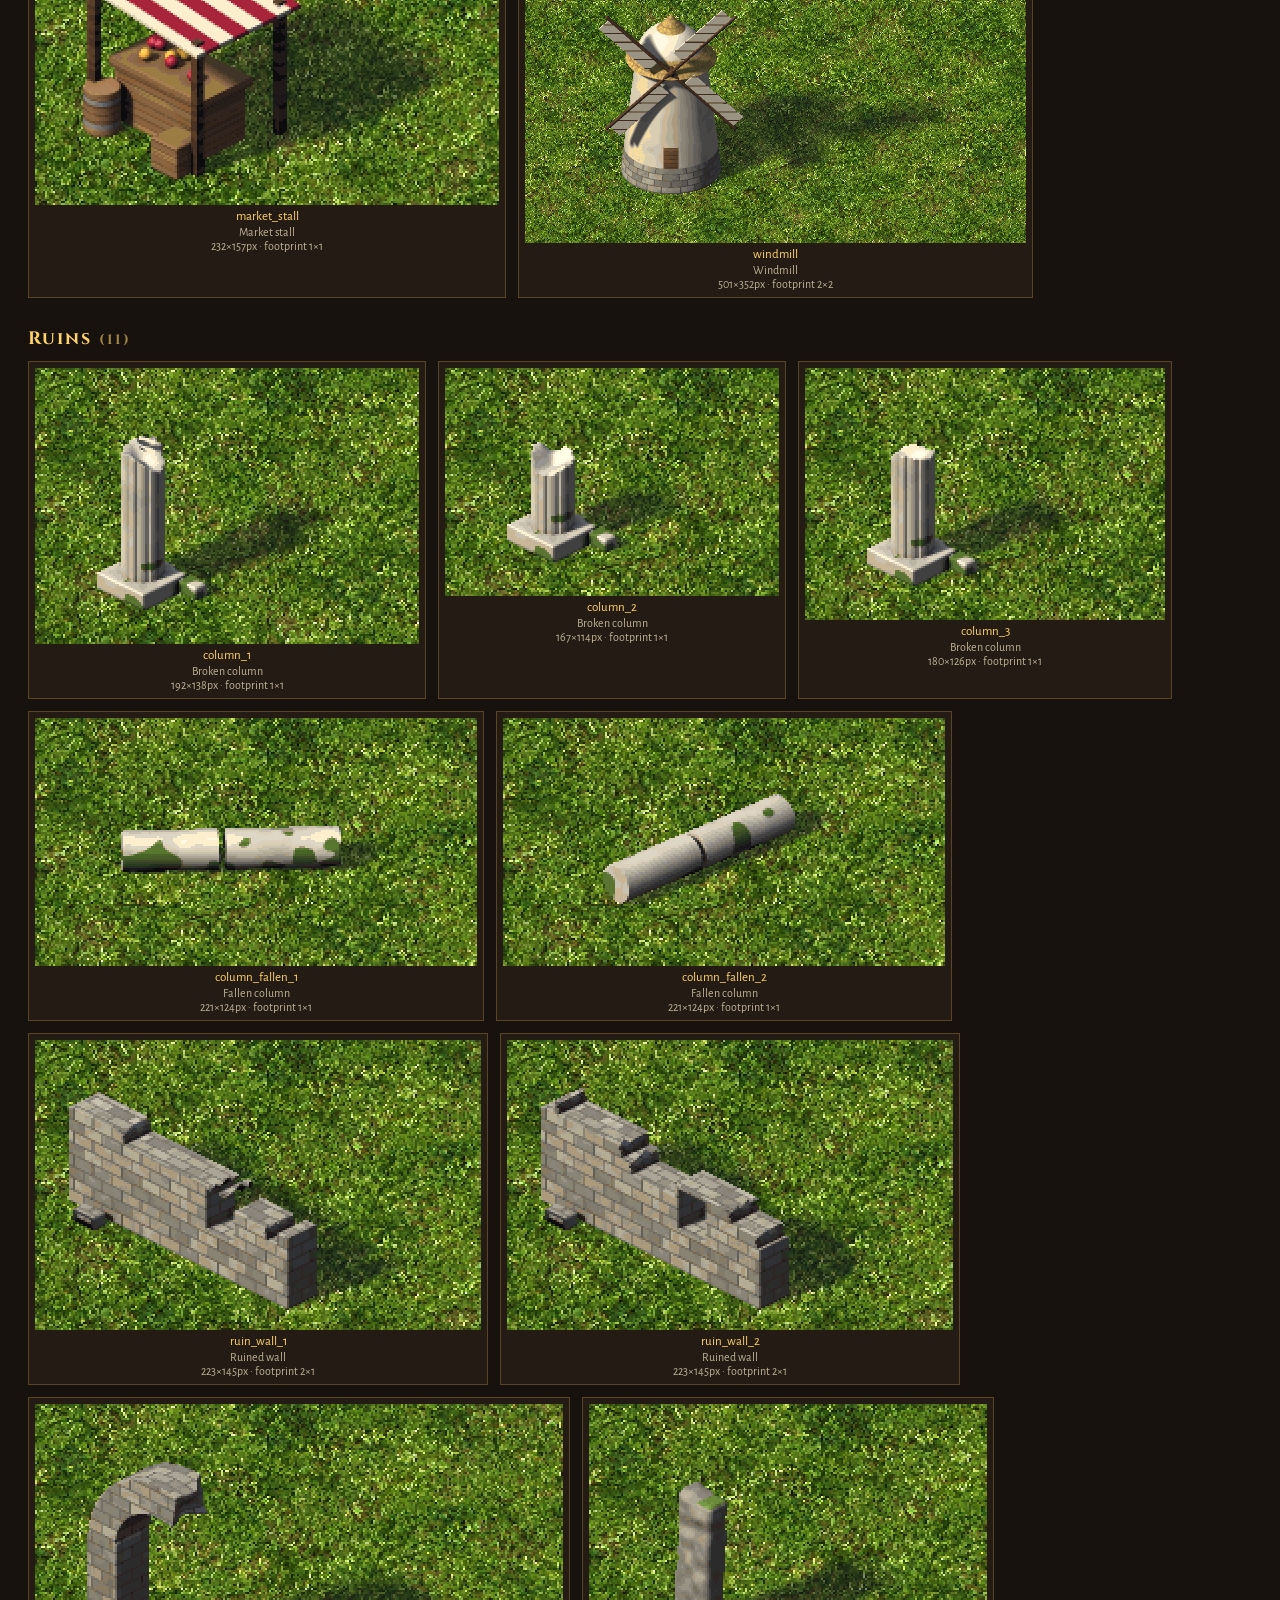
<file: gallery.html>
<!DOCTYPE html>
<html lang="en">
<head>
<meta charset="utf-8">
<meta name="viewport" content="width=device-width,initial-scale=1">
<title>Lantern Isles — Art Dataset</title>
<link href="https://fonts.googleapis.com/css2?family=Cinzel:wght@600;700&family=Alegreya+Sans:wght@400;700&display=swap" rel="stylesheet">
<style>
  body{margin:0;background:#17120d;color:#f1e3c0;font-family:'Alegreya Sans',Georgia,serif}
  header{padding:22px 28px;background:linear-gradient(180deg,#3a2d20,#21180f);border-bottom:2px solid #b08a3e}
  h1{font-family:Cinzel,serif;color:#ffd36a;letter-spacing:4px;margin:0 0 6px;font-size:26px}
  h2{font-family:Cinzel,serif;color:#ffd36a;letter-spacing:2px;font-size:18px;margin:28px 28px 10px}
  header p{margin:0;opacity:.85;max-width:900px}
  a{color:#ffd36a}
  .spec{display:grid;grid-template-columns:repeat(auto-fill,minmax(230px,1fr));gap:10px;margin:0 28px}
  .spec div{background:#241c14;border:1px solid #5b4524;padding:8px 10px;font-size:14px}.spec b{display:block;color:#ffd36a;font-size:12px;letter-spacing:1px;text-transform:uppercase}
  .grid{display:flex;flex-wrap:wrap;gap:12px;margin:0 28px}
  .card{background:#241c14;border:1px solid #5b4524;padding:6px;display:flex;flex-direction:column;align-items:center}
  .card canvas{image-rendering:pixelated;display:block}
  .card .n{font-size:13px;margin-top:4px;color:#ffd36a}.card .d{font-size:12px;opacity:.75;text-align:center;max-width:260px}
  #pal{display:flex;flex-wrap:wrap;margin:0 28px;max-width:960px}#pal span{width:15px;height:15px;display:block}
  footer{padding:30px 28px;opacity:.6;font-size:13px}
</style>
</head>
<body>
<header>
  <h1>LANTERN ISLES · ART DATASET</h1>
  <p>Every asset below was rendered by one pipeline: a fixed 2:1 dimetric camera, one sun, a shared 256-colour palette, and separate shadow layers. That is the pre-rendered method of late-90s isometric strategy games. All models are original. <a href="index.html">Play Lantern Isles →</a></p>
</header>
<h2>Standard</h2><div class="spec" id="spec"></div>
<h2>Palette (256)</h2><div id="pal"></div>
<h2>Terrain textures</h2><div class="grid" id="terrain"></div>
<div id="cats"></div>
<footer>Generated from <code>src/style.js</code> and <code>src/models.js</code> by <code>tools/bake.js</code>. Units: 5 rendered directions, mirrored to 8, idle + 8 walk frames.</footer>
<script src="src/style.js"></script>
<script src="src/palette.js"></script>
<script src="src/portrait.js"></script>
<script src="assets/atlas.js"></script>
<script>
const S = STYLE, M = ATLAS.manifest;
const spec = [
  ['Projection', `${S.projection.type}<br>camera ${S.projection.cameraElevationDeg}° elevation, ${S.projection.cameraAzimuthDeg}° azimuth`],
  ['Tile', `${S.projection.tile.w}×${S.projection.tile.h} px · 1 unit = 1 tile<br>${S.projection.pxPerUnit.toFixed(2)} px/unit, ${S.projection.pxPerUnitZ.toFixed(2)} px per unit of height`],
  ['Elevation', `${S.projection.elevation.levels} levels × ${S.projection.elevation.pxPerLevel} px, lit slopes`],
  ['Sun', `from front-left, ${S.lighting.sunElevationDeg}° high<br>shadows fall back-right, max alpha ${S.lighting.shadow.maxAlpha}`],
  ['Lighting', `sun ${S.lighting.sunColor} · sky fill ${S.lighting.skyColor} · earth bounce ${S.lighting.bounceColor} · AO`],
  ['Sprites', `${S.render.supersample}×${S.render.supersample} supersampled, binary alpha, no outlines<br>body + shadow layers, palette-snapped`],
  ['Animation', `all ${S.sprites.rendered.length} directions rendered (no mirroring, so shadows stay true)<br>walk ${S.sprites.animation.walk.frames} frames @ ${S.sprites.animation.walk.fps} fps, attack ${S.sprites.animation.attack.frames}, death 1`],
  ['Foliage', `trees grown from branch skeletons + leaf particles, 3 flutter frames, bent at runtime by the wind<br>grass & flowers: 6 breeze + 6 gale sway frames`],
  ['Terrain', `${S.terrain.types.length} tileable textures, ${S.terrain.textureSize}px = 4×4 tiles<br>${S.terrain.blend}`],
];
document.getElementById('spec').innerHTML = spec.map(([k, v]) => `<div><b>${k}</b>${v}</div>`).join('');
document.getElementById('pal').innerHTML = PAL.colors.slice(0, PAL.used).map(c => `<span title="rgb(${c})" style="background:rgb(${c})"></span>`).join('');
const load = src => new Promise(r => { const i = new Image(); i.onload = () => r(i); i.src = src; });
const loadScript = src => new Promise((res, rej) => { const e = document.createElement('script'); e.src = src; e.onload = res; e.onerror = rej; document.head.appendChild(e); });
(async () => {
  for (let k = 0; k < (ATLAS.chunks || 0); k++) await loadScript(`assets/atlas-${k}.js`); // sprite images live in chunk files
  const grass = await load(ATLAS.images.terrain_grass);
  for (const t of M.terrain) {
    const img = await load(ATLAS.images['terrain_' + t.id]); const c = document.createElement('canvas'); c.width = c.height = 192; const x = c.getContext('2d'); x.imageSmoothingEnabled = false; x.drawImage(img, 0, 0, 192, 192);
    const name = S.terrain.types.find(q => q.id === t.id); document.getElementById('terrain').insertAdjacentHTML('beforeend', `<div class="card" id="t-${t.id}"></div>`);
    const card = document.getElementById('t-' + t.id); card.appendChild(c); card.insertAdjacentHTML('beforeend', `<div class="n">${name.name}</div><div class="d">priority ${name.priority} · ${name.blend}${name.walkable ? '' : ' · impassable'}</div>`);
  }
  // live status portrait: every mood, animated by src/portrait.js
  document.getElementById('cats').insertAdjacentHTML('beforeend', `<h2>Status portrait <span style="opacity:.6;font-size:14px">(live, ${PORTRAIT.moods.length} animated moods)</span></h2><div class="grid" id="c-face"></div>`);
  const faceStates = { neutral: {}, content: {}, hungry: {}, thirsty: {}, tired: { tired: 0.8 }, exert: { sweat: 0.8, exert: true }, angry: {}, scared: { sweat: 0.5 }, hurt: { blood: 0.5 }, cold: { cold: 0.9 }, sick: { sick: 0.8, sweat: 0.5 }, weak: { blood: 0.85, pale: 0.6, bleeding: true }, dead: { dead: true, blood: 0.6 } };
  const faces = Object.entries(faceStates).map(([expr, st]) => {
    const card = document.createElement('div'); card.className = 'card'; const c = document.createElement('canvas'); c.width = 96; c.height = 108; c.style.width = '192px'; c.style.height = '216px'; c.style.imageRendering = 'pixelated'; c.style.background = 'radial-gradient(ellipse at 50% 40%,#3a3024,#120d09)';
    card.appendChild(c); card.insertAdjacentHTML('beforeend', `<div class="n">${expr}</div>`); document.getElementById('c-face').appendChild(card);
    return { c, st: Object.assign({ expr }, st), inst: PORTRAIT.instance(), T: 0 };
  });
  const faceTick = () => { for (const f of faces) { f.T += 1 / 20; PORTRAIT.draw(f.c, null, Object.assign({ time: f.T }, f.st), f.inst); } };
  setInterval(faceTick, 50);
  const cats = [['unit', 'Units: idle, walk, attack and death, all 8 directions'], ['structure', 'Survival structures (player-built)'], ['wall', 'Wall & gate pieces (auto-connecting)'], ['icon', 'Item icons'], ['building', 'Buildings'], ['ruin', 'Ruins'], ['prop', 'Props & collectibles'], ['resource', 'Resources'], ['nature', 'Nature'], ['decor', 'Ground decor']];
  const anim = [];
  // only animate cards that are on screen, at a steady 12 fps (the page holds ~170 canvases)
  const io = new IntersectionObserver(es => { for (const e of es) { e.target._item.vis = e.isIntersecting; if (e.isIntersecting) e.target._item.dirty = true; } });
  for (const [cat, title] of cats) {
    const list = M.assets.filter(a => a.category === cat); if (!list.length) continue;
    document.getElementById('cats').insertAdjacentHTML('beforeend', `<h2>${title} <span style="opacity:.6;font-size:14px">(${list.length})</span></h2><div class="grid" id="c-${cat}"></div>`);
    for (const a of list) {
      const body = await load(ATLAS.images[a.name]), sh = ATLAS.images[a.name + '_shadow'] ? await load(ATLAS.images[a.name + '_shadow']) : null;
      const sc = a.w > 300 ? 1 : a.category === 'portrait' ? 3 : 2, c = document.createElement('canvas'); c.width = a.w * sc; c.height = a.h * sc; const x = c.getContext('2d'); x.imageSmoothingEnabled = false;
      const card = document.createElement('div'); card.className = 'card'; card.appendChild(c);
      card.insertAdjacentHTML('beforeend', `<div class="n">${a.name}</div><div class="d">${a.description}<br>${a.w}×${a.h}px · footprint ${a.footprint.join('×')}${a.frames > 1 ? ' · ' + a.frames + ' frames' : ''}${a.dirs ? ' · ' + a.dirs.length + ' dirs' : ''}</div>`);
      document.getElementById('c-' + cat).appendChild(card);
      const item = { a, body, sh, x, sc, vis: false, bg: a.category === 'portrait' || a.category === 'icon' ? '#2a2016' : x.createPattern(grass, 'repeat') };
      anim.push(item); io.observe(card); card._item = item;
    }
  }
  let t = 0, last = 0;
  (function tick(now) {
    requestAnimationFrame(tick);
    if (now - last < 1000 / 12) return; last = now; t += 5;
    for (const it of anim) {
      const { a, body, sh, x, sc } = it;
      if (!it.vis || (!it.dirty && !a.dirs && !(a.frames > 1))) continue; it.dirty = false;
      x.setTransform(sc, 0, 0, sc, 0, 0); x.fillStyle = it.bg; x.fillRect(0, 0, a.w, a.h);
      let row = 0, col = 0, flip = false;
      if (a.dirs) {
        const d = a.dirs[Math.floor(t / 96) % a.dirs.length], mir = a.mirrored || {}, src = mir[d] || d; flip = !!mir[d]; row = a.dirs.indexOf(src);
        const ph = t % 96, an = a.anim || { walk: [1, a.frames - 1] };
        col = !a.anim || ph < 48 ? an.walk[0] + Math.floor(t / 5) % an.walk[1] : ph < 80 ? an.attack[0] + Math.floor((ph - 48) / 8) % an.attack[1] : an.dead[0];
      }
      else if (a.frames > 1) col = Math.floor(t / 6) % a.frames;
      if (flip) { x.translate(a.w, 0); x.scale(-1, 1); }
      if (sh) x.drawImage(sh, col * a.w, row * a.h, a.w, a.h, 0, 0, a.w, a.h); x.drawImage(body, col * a.w, row * a.h, a.w, a.h, 0, 0, a.w, a.h);
    }
  })(0);
})();
</script>
</body>
</html>
</file>
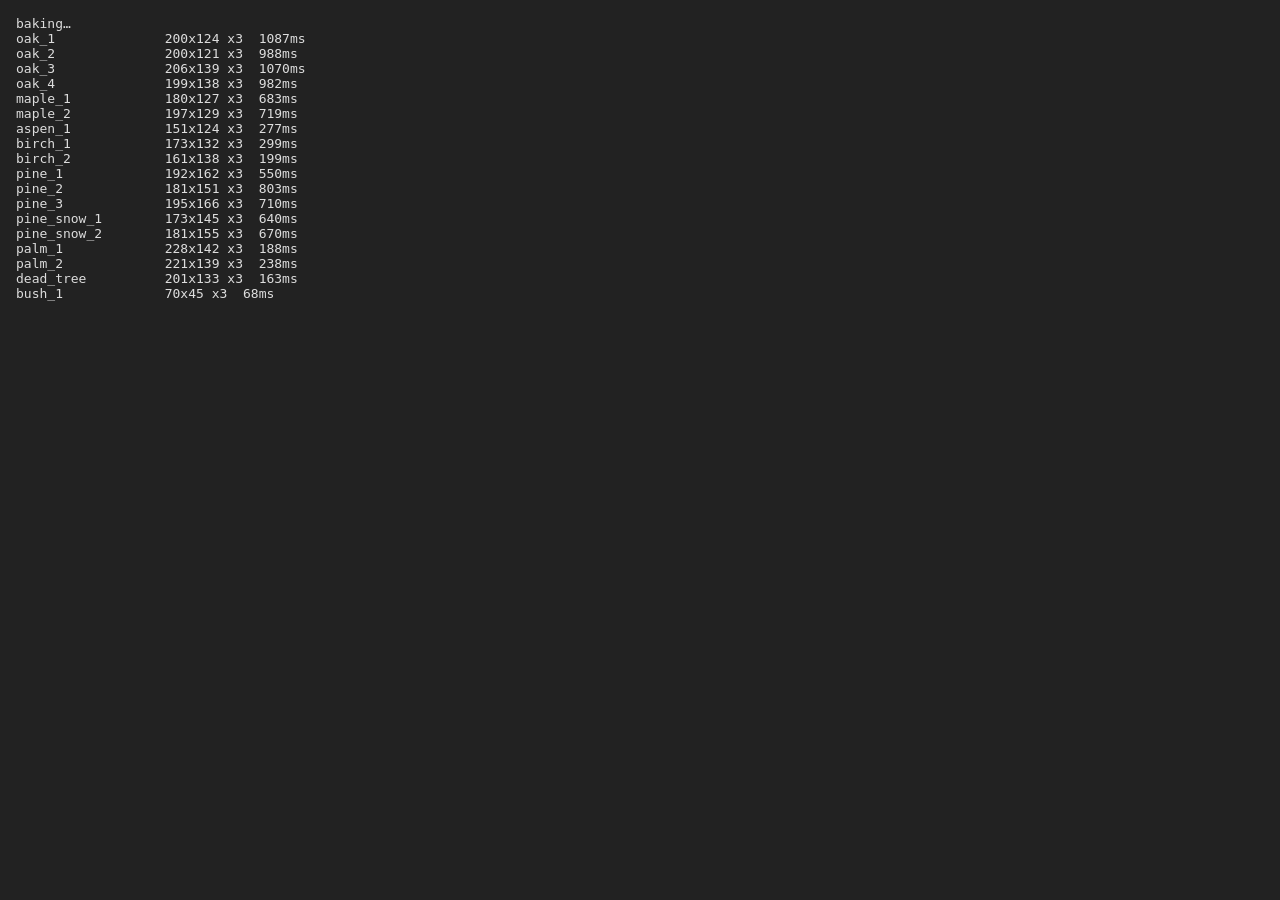
<file: tools/bake.html>
<!DOCTYPE html>
<html lang="en">
<head>
<meta charset="utf-8">
<title>Asset bake</title>
<style>body{background:#222;color:#ddd;font:13px monospace;margin:16px}#log{white-space:pre}</style>
</head>
<body>
<div id="log">baking…</div>
<script src="../src/style.js"></script>
<script src="../src/palette.js"></script>
<script src="../src/noise.js"></script>
<script src="../src/render3d.js"></script>
<script src="../src/models.js"></script>
<script src="../src/foliage.js"></script>
<script src="../src/terrainTex.js"></script>
<script>
'use strict';
const M = MODELS;
// ------------------------------------------------------------------ the asset list (dataset index)
// cat: nature | resource | building | structure | prop | ruin | unit | decor | icon | portrait
// fp: footprint in tiles [w,h]; block: blocks movement
const T = (name, species, seed, cat = 'nature', desc = '', fp = [1, 1], block = true) => ({ name, cat, desc: desc || species, foliage: species, seed, fp, block });
const B = (name, kind, seed, desc, cat = 'decor') => ({ name, cat, desc, blades: kind, seed, fp: [1, 1], block: false });
const U = (name, desc, make, dead, speed, extra = {}) => Object.assign({ name, cat: 'unit', desc, unit: true, make, dead, speed }, extra);
const LIST = [
  // ---- trees & plants (foliage renderer: 3 flutter frames; runtime bends them in the wind)
  T('oak_1', 'oak', 3, 'nature', 'Oak'), T('oak_2', 'oak', 31, 'nature', 'Oak'), T('oak_3', 'beech', 5, 'nature', 'Beech'), T('oak_4', 'beech', 41, 'nature', 'Beech'),
  T('maple_1', 'maple', 7, 'nature', 'Maple (autumn)'), T('maple_2', 'maple', 57, 'nature', 'Maple (autumn)'), T('aspen_1', 'aspen', 9, 'nature', 'Aspen (golden)'),
  T('birch_1', 'birch', 11, 'nature', 'Birch'), T('birch_2', 'birch', 27, 'nature', 'Birch'),
  T('pine_1', 'pine', 13, 'nature', 'Pine'), T('pine_2', 'pine', 23, 'nature', 'Pine'), T('pine_3', 'pine', 33, 'nature', 'Pine'),
  T('pine_snow_1', 'pineSnow', 15, 'nature', 'Snowy pine'), T('pine_snow_2', 'pineSnow', 25, 'nature', 'Snowy pine'),
  T('palm_1', 'palm', 17, 'nature', 'Palm'), T('palm_2', 'palm', 37, 'nature', 'Palm'), T('dead_tree', 'dead', 19, 'nature', 'Dead tree'),
  T('bush_1', 'bush', 21, 'nature', 'Shrub', [1, 1], false), T('bush_2', 'bush', 43, 'nature', 'Shrub', [1, 1], false),
  T('berry_bush', 'berry', 23, 'resource', 'Berry bush (forage)'), T('fern_1', 'fern', 25, 'decor', 'Fern', [1, 1], false), T('fern_2', 'fern', 45, 'decor', 'Fern', [1, 1], false),
  // ---- ground cover with baked wind sway (frames 0-5 breeze, 6-11 gale)
  B('grass_tuft', 'grass', 1, 'Grass tuft'), B('grass_tuft_2', 'grass', 7, 'Grass tuft'), B('grass_tuft_dry', 'dry', 2, 'Dry grass tuft'),
  B('flowers_yellow', 'flowers', 3, 'Wildflowers'), B('flowers_white', 'flowers', 4, 'Wildflowers'), B('flowers_purple', 'flowers', 5, 'Wildflowers'), B('reeds', 'reeds', 4, 'Reeds / cattails'),
  // ---- rocks & resources
  { name: 'boulder_1', cat: 'nature', desc: 'Boulder', make: () => M.boulder(4), fp: [1, 1], block: true },
  { name: 'boulder_2', cat: 'nature', desc: 'Boulder', make: () => M.boulder(12), fp: [1, 1], block: true },
  { name: 'boulder_3', cat: 'nature', desc: 'Boulder', make: () => M.boulder(19), fp: [1, 1], block: true },
  { name: 'stone_pile', cat: 'resource', desc: 'Quarry stone', make: () => M.rockCluster(6), fp: [1, 1], block: true },
  { name: 'gold_vein', cat: 'resource', desc: 'Gold ore', make: () => M.rockCluster(15, { gold: true, n: 7 }), fp: [1, 1], block: true },
  { name: 'gold_boulder', cat: 'resource', desc: 'Gold-veined boulder', make: () => M.boulder(27, { gold: true }), fp: [1, 1], block: true },
  { name: 'stump', cat: 'nature', desc: 'Tree stump (felled tree)', make: () => M.stump(3), fp: [1, 1], block: false },
  // ---- world buildings
  { name: 'cottage_thatch', cat: 'building', desc: 'Timber-framed cottage, thatch roof', make: () => M.cottage(0), fp: [2, 2], block: true },
  { name: 'cottage_timber', cat: 'building', desc: 'Plank longhouse, shingle roof', make: () => M.cottage(1), fp: [2, 2], block: true },
  { name: 'cabin', cat: 'building', desc: 'Log cabin (player-built)', make: () => M.cottage(2), fp: [2, 2], block: true },
  { name: 'watchtower', cat: 'building', desc: 'Stone watchtower with player banner', make: () => M.watchtower('blue'), fp: [1, 1], block: true },
  { name: 'well', cat: 'building', desc: 'Well', make: () => M.well(), fp: [1, 1], block: true },
  { name: 'market_stall', cat: 'building', desc: 'Market stall', make: () => M.stall(), fp: [1, 1], block: true },
  { name: 'windmill', cat: 'building', desc: 'Windmill', make: () => M.windmill(0), fp: [2, 2], block: true },
  // ---- props
  { name: 'campfire', cat: 'prop', desc: 'Campfire (animated)', frames: 6, fps: 10, make: f => M.campfire(f), fp: [1, 1], block: true },
  { name: 'campfire_out', cat: 'structure', desc: 'Campfire (burnt out)', make: () => M.campfireOut(), fp: [1, 1], block: true },
  { name: 'signpost', cat: 'prop', desc: 'Signpost', make: () => M.signpost(), fp: [1, 1], block: false },
  { name: 'chest', cat: 'prop', desc: 'Treasure chest (collectible)', make: () => M.chest(), fp: [1, 1], block: false },
  { name: 'shrine_lit', cat: 'prop', desc: 'Relic shrine — relic present', make: () => M.shrine(true), fp: [1, 1], block: true },
  { name: 'shrine_empty', cat: 'prop', desc: 'Relic shrine — relic taken', make: () => M.shrine(false), fp: [1, 1], block: true },
  // ---- ruins
  { name: 'column_1', cat: 'ruin', desc: 'Broken column', make: () => M.brokenColumn(3), fp: [1, 1], block: true },
  { name: 'column_2', cat: 'ruin', desc: 'Broken column', make: () => M.brokenColumn(8), fp: [1, 1], block: true },
  { name: 'column_3', cat: 'ruin', desc: 'Broken column', make: () => M.brokenColumn(14), fp: [1, 1], block: true },
  { name: 'column_fallen_1', cat: 'ruin', desc: 'Fallen column', make: () => M.fallenColumn(2), fp: [1, 1], block: false },
  { name: 'column_fallen_2', cat: 'ruin', desc: 'Fallen column', make: () => M.fallenColumn(6), fp: [1, 1], block: false },
  { name: 'ruin_wall_1', cat: 'ruin', desc: 'Ruined wall', make: () => M.ruinWall(3), fp: [2, 1], block: true },
  { name: 'ruin_wall_2', cat: 'ruin', desc: 'Ruined wall', make: () => M.ruinWall(9), fp: [2, 1], block: true },
  { name: 'ruin_arch', cat: 'ruin', desc: 'Ruined arch', make: () => M.ruinArch(), fp: [2, 1], block: true },
  { name: 'standing_stone_1', cat: 'ruin', desc: 'Standing stone', make: () => M.standingStone(2), fp: [1, 1], block: true },
  { name: 'standing_stone_2', cat: 'ruin', desc: 'Standing stone', make: () => M.standingStone(7), fp: [1, 1], block: true },
  { name: 'standing_stone_3', cat: 'ruin', desc: 'Standing stone', make: () => M.standingStone(13), fp: [1, 1], block: true },
  // ---- base building
  { name: 'lean_to', cat: 'structure', desc: 'Lean-to shelter', make: () => M.leanTo(), fp: [2, 2], block: true },
  { name: 'bed', cat: 'structure', desc: 'Bed', make: () => M.bed(), fp: [1, 1], block: true },
  { name: 'floor', cat: 'structure', desc: 'Wooden floor', make: () => M.floorTile(), fp: [1, 1], block: false },
  { name: 'rug', cat: 'structure', desc: 'Woven rug', make: () => M.rug(), fp: [1, 1], block: false },
  { name: 'table', cat: 'structure', desc: 'Table', make: () => M.table(), fp: [1, 1], block: true },
  { name: 'bench', cat: 'structure', desc: 'Bench', make: () => M.bench(), fp: [1, 1], block: true },
  { name: 'shelf', cat: 'structure', desc: 'Storage shelf', make: () => M.shelf(), fp: [1, 1], block: true },
  { name: 'crate', cat: 'structure', desc: 'Storage crate', make: () => M.crate(), fp: [1, 1], block: true },
  { name: 'drying_rack', cat: 'structure', desc: 'Drying rack', make: () => M.dryingRack(false), fp: [1, 1], block: true },
  { name: 'drying_rack_full', cat: 'structure', desc: 'Drying rack with meat', make: () => M.dryingRack(true), fp: [1, 1], block: true },
  { name: 'stew_pot', cat: 'structure', desc: 'Cooking pot over fire', frames: 4, fps: 8, make: f => M.stewPot(f), fp: [1, 1], block: true },
  { name: 'garden', cat: 'structure', desc: 'Garden plot (empty)', make: () => M.gardenPlot(0), fp: [1, 1], block: false },
  { name: 'garden_growing', cat: 'structure', desc: 'Garden plot (growing)', make: () => M.gardenPlot(1), fp: [1, 1], block: false },
  { name: 'garden_ripe', cat: 'structure', desc: 'Garden plot (ripe)', make: () => M.gardenPlot(2), fp: [1, 1], block: false },
  { name: 'workbench', cat: 'structure', desc: 'Workbench (advanced crafting)', make: () => M.workbench(), fp: [1, 1], block: true },
  { name: 'weapon_rack', cat: 'structure', desc: 'Weapon rack', make: () => M.weaponRack(), fp: [1, 1], block: true },
  { name: 'rain_collector', cat: 'structure', desc: 'Rain collector', make: () => M.rainCollector(), fp: [1, 1], block: true },
  { name: 'standing_torch', cat: 'structure', desc: 'Standing torch', frames: 4, fps: 8, make: f => M.standingTorch(f), fp: [1, 1], block: false },
  { name: 'brazier', cat: 'structure', desc: 'Brazier', frames: 4, fps: 8, make: f => M.brazier(f), fp: [1, 1], block: true },
  { name: 'spirit_lantern', cat: 'structure', desc: 'Spirit lantern (wards off Hollows)', make: () => M.spiritLantern(), fp: [1, 1], block: true },
  { name: 'spike_trap', cat: 'structure', desc: 'Spike trap', make: () => M.spikeTrap(), fp: [1, 1], block: false },
  { name: 'spike_wall', cat: 'structure', desc: 'Spiked barricade', make: () => M.spikeWall(), fp: [1, 1], block: true },
  { name: 'lookout', cat: 'structure', desc: 'Lookout tower', make: () => M.lookout(), fp: [1, 1], block: true },
  { name: 'palisade', cat: 'structure', desc: 'Palisade block', make: () => M.palisade(5), fp: [1, 1], block: true },
  { name: 'wall_log_post', cat: 'wall', desc: 'Log wall — post', make: () => M.logWallPart('post'), fp: [1, 1], block: true },
  { name: 'wall_log_ip', cat: 'wall', desc: 'Log wall — half toward +i', make: () => M.logWallPart('half'), fp: [1, 1], block: true },
  { name: 'wall_log_in', cat: 'wall', desc: 'Log wall — half toward -i', make: () => M.rotZ(M.logWallPart('half'), Math.PI), fp: [1, 1], block: true },
  { name: 'wall_log_jp', cat: 'wall', desc: 'Log wall — half toward +j', make: () => M.rotZ(M.logWallPart('half'), Math.PI / 2), fp: [1, 1], block: true },
  { name: 'wall_log_jn', cat: 'wall', desc: 'Log wall — half toward -j', make: () => M.rotZ(M.logWallPart('half'), -Math.PI / 2), fp: [1, 1], block: true },
  { name: 'wall_stone_post', cat: 'wall', desc: 'Stone wall — post', make: () => M.stoneWallPart('post'), fp: [1, 1], block: true },
  { name: 'wall_stone_ip', cat: 'wall', desc: 'Stone wall — half toward +i', make: () => M.stoneWallPart('half'), fp: [1, 1], block: true },
  { name: 'wall_stone_in', cat: 'wall', desc: 'Stone wall — half toward -i', make: () => M.rotZ(M.stoneWallPart('half'), Math.PI), fp: [1, 1], block: true },
  { name: 'wall_stone_jp', cat: 'wall', desc: 'Stone wall — half toward +j', make: () => M.rotZ(M.stoneWallPart('half'), Math.PI / 2), fp: [1, 1], block: true },
  { name: 'wall_stone_jn', cat: 'wall', desc: 'Stone wall — half toward -j', make: () => M.rotZ(M.stoneWallPart('half'), -Math.PI / 2), fp: [1, 1], block: true },
  { name: 'gate_i', cat: 'wall', desc: 'Gate (runs along i)', make: () => M.gate(false), fp: [1, 1], block: true },
  { name: 'gate_i_open', cat: 'wall', desc: 'Gate open (along i)', make: () => M.gate(true), fp: [1, 1], block: true },
  { name: 'gate_j', cat: 'wall', desc: 'Gate (runs along j)', make: () => M.rotZ(M.gate(false), Math.PI / 2), fp: [1, 1], block: true },
  { name: 'gate_j_open', cat: 'wall', desc: 'Gate open (along j)', make: () => M.rotZ(M.gate(true), Math.PI / 2), fp: [1, 1], block: true },
  { name: 'beacon', cat: 'structure', desc: 'Signal beacon (unlit)', make: () => M.beacon(false), fp: [2, 2], block: true },
  { name: 'beacon_lit', cat: 'structure', desc: 'Signal beacon (burning)', frames: 6, fps: 10, make: f => M.beacon(true, f), fp: [2, 2], block: true },
  // ---- units: 8 directions x (idle, 8 walk, 4 attack, 1 dead)
  ...['fists', 'axe', 'spear', 'bow', 'club', 'knife', 'greataxe', 'sling'].map(w => U(w === 'fists' ? 'explorer' : 'explorer_' + w, `Survivor${w === 'fists' ? ', unarmed' : ' with ' + w}`, (ph, o) => M.explorer(ph, Object.assign(w === 'fists' ? {} : { weapon: w }, o)), [0.1, 0.7], 2.6)),
  U('deer', 'Deer (idle = grazing)', (ph, o) => M.deer(ph, o), [0.085, 0.8], 3.2),
  U('sheep', 'Sheep (idle = grazing)', (ph, o) => M.sheep(ph, o), [0.1, 0.45], 1.0),
  U('wolf', 'Grey wolf', (ph, o) => M.wolf(ph, o), [0.075, 0.55], 3.0),
  U('boar', 'Wild boar', (ph, o) => M.boar(ph, o), [0.11, 0.45], 2.4),
  U('bear', 'Brown bear (outer forests)', (ph, o) => M.bear(ph, o), [0.15, 0.7], 2.6),
  U('spider', 'Duskweaver spider (venomous)', (ph, o) => M.spider(ph, o), [0.12, 0.5], 3.2),
  U('hollow', 'Hollow — fears fire', (ph, o) => M.hollow(ph, o), [0.11, 0.8], 2.3),
  U('hollow_stalker', 'Hollow stalker (fast)', (ph, o) => M.hollow(ph, Object.assign({ stalker: true }, o)), [0.1, 0.8], 3.3),
  U('crawler', 'Hollow crawler', (ph, o) => M.crawler(ph, o), [0.1, 0.6], 2.8),
  U('wisp', 'Wisp (ranged spirit)', (ph, o) => M.wisp(ph, o), null, 2.0, { deadMake: () => M.wisp(null, { dead: true }) }),
  U('hollow_brute', 'Hollow brute (1.4x)', (ph, o) => M.scaled(M.hollow(ph, o), 1.4), [0.15, 1.1], 1.8, { deadScale: 1.4 }),
  // ---- item icons (3x scale, body only)
  ...['log', 'stick', 'stone', 'fiber', 'rope', 'berries', 'meat_raw', 'meat_cooked', 'hide', 'cloth', 'herb', 'relic', 'arrow', 'axe', 'spear', 'bow', 'torch', 'salve', 'bandage', 'waterskin', 'armor', 'club', 'knife', 'greataxe', 'sling', 'fire_arrow', 'jerky', 'stew', 'seeds', 'bone']
    .map(k => ({ name: 'icon_' + k, cat: 'icon', desc: k, icon: k })),
  // (the status portrait is drawn live by src/portrait.js, not baked)
];

const log = document.getElementById('log');
const say = s => { log.textContent += '\n' + s; };
function toCanvas(w, h) { const c = document.createElement('canvas'); c.width = w; c.height = h; return c; }
function putLayer(ctx, data, w, h, x, y) { ctx.putImageData(new ImageData(data, w, h), x, y); }
function cropTo(res) { // crop an icon/portrait body to its opaque pixels
  let x0 = res.w, y0 = res.h, x1 = 0, y1 = 0;
  for (let y = 0; y < res.h; y++) for (let x = 0; x < res.w; x++) if (res.body[(y * res.w + x) * 4 + 3]) { x0 = Math.min(x0, x); y0 = Math.min(y0, y); x1 = Math.max(x1, x); y1 = Math.max(y1, y); }
  x0 = Math.max(0, x0 - 2); y0 = Math.max(0, y0 - 2); x1 = Math.min(res.w - 1, x1 + 2); y1 = Math.min(res.h - 1, y1 + 2);
  const full = toCanvas(res.w, res.h); putLayer(full.getContext('2d'), res.body, res.w, res.h, 0, 0);
  const c = toCanvas(x1 - x0 + 1, y1 - y0 + 1); c.getContext('2d').drawImage(full, -x0, -y0); return { c, x0, y0 };
}
// portrait camera: looking at the face from slightly to its left and above
const PCAM = (() => {
  const yaw = 0.32, el = 0.06, V = [-Math.cos(el) * Math.cos(yaw), -Math.cos(el) * Math.sin(yaw), -Math.sin(el)];
  const cr = (a, b) => [a[1] * b[2] - a[2] * b[1], a[2] * b[0] - a[0] * b[2], a[0] * b[1] - a[1] * b[0]], n = v => { const l = Math.hypot(...v); return v.map(q => q / l); };
  const R = n(cr(V, [0, 0, 1])), U = cr(R, V), D = U.map(v => -v);
  const L = n([-V[0] * 0.75 - R[0] * 0.55 + U[0] * 0.55, -V[1] * 0.75 - R[1] * 0.55 + U[1] * 0.55, -V[2] * 0.75 - R[2] * 0.55 + U[2] * 0.55]);
  return { R, D, V, L, PX: 30, ground: false };
})();

async function bake() {
  const out = { assets: [], terrain: {}, timing: {} };
  const t0 = performance.now();
  for (const it of LIST) {
    const t1 = performance.now();
    const rec = { name: it.name, category: it.cat, description: it.desc, footprint: it.fp || [1, 1], blocks: !!it.block };
    if (it.unit) {
      const dirs = STYLE.sprites.rendered, nWalk = STYLE.sprites.animation.walk.frames, nAtt = STYLE.sprites.animation.attack.frames;
      const frames = 1 + nWalk + nAtt + 1;
      const deadModel = () => it.deadMake ? it.deadMake() : it.deadScale ? M.scaled(M.fallen(M.hollow(null), it.dead[0] / it.deadScale, it.dead[1] / it.deadScale), it.deadScale) : M.fallen(it.make(null), it.dead[0], it.dead[1]);
      let box = null; const probe = it.make(null), dprobe = deadModel();
      for (const d of dirs) { box = R3.unionBox(box, R3.screenBox(R3.worldBounds(probe.bounds, STYLE.sprites.facing[d]))); box = R3.unionBox(box, R3.screenBox(R3.worldBounds(dprobe.bounds, STYLE.sprites.facing[d]))); }
      const bodyC = toCanvas(box.w * frames, box.h * dirs.length), shC = toCanvas(box.w * frames, box.h * dirs.length);
      const bx = bodyC.getContext('2d'), sx = shC.getContext('2d');
      dirs.forEach((d, r) => { for (let f = 0; f < frames; f++) {
        let mdl;
        if (f === 0) mdl = it.make(null);
        else if (f <= nWalk) mdl = it.make((f - 1) / nWalk * Math.PI * 2);
        else if (f <= nWalk + nAtt) mdl = it.make(null, { attack: (f - nWalk - 0.5) / nAtt });
        else mdl = deadModel();
        const res = R3.render(mdl, { angle: STYLE.sprites.facing[d], box });
        putLayer(bx, res.body, res.w, res.h, f * box.w, r * box.h); putLayer(sx, res.shadow, res.w, res.h, f * box.w, r * box.h);
      } });
      Object.assign(rec, { w: box.w, h: box.h, ax: -box.x, ay: -box.y, dirs, mirrored: {}, frames, layout: STYLE.sprites.animation.unitLayout,
        anim: { idle: [0, 1], walk: [1, nWalk], attack: [1 + nWalk, nAtt], dead: [1 + nWalk + nAtt, 1] }, fps: STYLE.sprites.animation.walk.fps, speed: it.speed, body: bodyC.toDataURL(), shadow: shC.toDataURL() });
    } else if (it.icon) {
      const mdl = M.scaled(M.icon(it.icon), 3), res = R3.render(mdl, { box: R3.screenBox(mdl.bounds) }), { c, x0, y0 } = cropTo(res);
      Object.assign(rec, { w: c.width, h: c.height, ax: res.ax - x0, ay: res.ay - y0, frames: 1, body: c.toDataURL(), shadow: null });
    } else if (it.portrait) {
      const res = R3.render(M.portraitBust(it.portrait), { cam: PCAM, ss: 3 }), { c } = cropTo(res);
      Object.assign(rec, { w: c.width, h: c.height, ax: 0, ay: 0, frames: 1, body: c.toDataURL(), shadow: null });
    } else if (it.foliage || it.blades) {
      const frames = it.foliage ? 3 : 12; let box = null, bodyC, shC;
      for (let f = 0; f < frames; f++) {
        const res = it.foliage ? FOLIAGE.render(FOLIAGE.makeTree(it.foliage, it.seed, f, frames), { box }) : FOLIAGE.renderBlades(it.blades, it.seed, f % 6, 6, f >= 6);
        if (!box) { box = res.box; if (it.foliage) { box = { x: box.x - 3, y: box.y - 3, w: box.w + 6, h: box.h + 6 }; } bodyC = toCanvas(box.w * frames, box.h); shC = toCanvas(box.w * frames, box.h); if (it.foliage && f === 0) { const r2 = FOLIAGE.render(FOLIAGE.makeTree(it.foliage, it.seed, 0, frames), { box }); putLayer(bodyC.getContext('2d'), r2.body, r2.w, r2.h, 0, 0); putLayer(shC.getContext('2d'), r2.shadow, r2.w, r2.h, 0, 0); continue; } }
        putLayer(bodyC.getContext('2d'), res.body, res.w, res.h, f * box.w, 0); putLayer(shC.getContext('2d'), res.shadow, res.w, res.h, f * box.w, 0);
      }
      Object.assign(rec, { w: box.w, h: box.h, ax: -box.x, ay: -box.y, frames, fps: 6, wind: it.foliage ? { flutter: [0, 3], bend: true } : { breeze: [0, 6], gale: [6, 6] }, body: bodyC.toDataURL(), shadow: shC.toDataURL() });
    } else {
      const frames = it.frames || 1;
      const probe = it.make(0), box = R3.screenBox(probe.bounds);
      const bodyC = toCanvas(box.w * frames, box.h), shC = toCanvas(box.w * frames, box.h);
      for (let f = 0; f < frames; f++) {
        const res = R3.render(it.make(f), { box });
        putLayer(bodyC.getContext('2d'), res.body, res.w, res.h, f * box.w, 0); putLayer(shC.getContext('2d'), res.shadow, res.w, res.h, f * box.w, 0);
      }
      Object.assign(rec, { w: box.w, h: box.h, ax: -box.x, ay: -box.y, frames, fps: it.fps || 0, body: bodyC.toDataURL(), shadow: shC.toDataURL() });
    }
    rec.bakeMs = Math.round(performance.now() - t1);
    out.assets.push(rec); say(`${it.name.padEnd(18)} ${rec.w}x${rec.h} x${rec.frames}${rec.dirs ? ' x' + rec.dirs.length + 'dirs' : ''}  ${rec.bakeMs}ms`);
    await new Promise(r => setTimeout(r, 0));
  }
  for (const id of TERRAINTEX.types) {
    const t1 = performance.now();
    const c = toCanvas(TERRAINTEX.size, TERRAINTEX.size); putLayer(c.getContext('2d'), TERRAINTEX.make(id), TERRAINTEX.size, TERRAINTEX.size, 0, 0);
    out.terrain[id] = c.toDataURL(); say(`terrain ${id.padEnd(12)} ${Math.round(performance.now() - t1)}ms`);
    await new Promise(r => setTimeout(r, 0));
  }
  out.timing.totalMs = Math.round(performance.now() - t0);
  out.palette = { colors: PAL.colors, names: PAL.PALETTE.entries.map(e => e.name), used: PAL.used, jasc: PAL.toJascPal() };
  say('done in ' + out.timing.totalMs + 'ms');
  window.BAKE_RESULT = out;
}
// allow baking a subset for previews: bake.html#oak_1,explorer
if (location.hash.length > 1) { const keep = location.hash.slice(1).split(','); LIST.splice(0, LIST.length, ...LIST.filter(i => keep.includes(i.name))); }
bake().catch(e => { say('ERROR ' + e.stack); window.BAKE_ERROR = String(e.stack); });
</script>
</body>
</html>
</file>
<file: TheWoodsRemember/style.css>
:root {
  --u: 1;
  --sub: 1;
  --bg: rgba(21, 26, 24, 0.88);
  --ink: #d1d0c5;
  --dim: #8f948c;
  --accent: #b49c52;
  --rule: #414a55;
  --paper: #d9d2bd;
  --font: "Segoe UI", "Helvetica Neue", Arial, system-ui, sans-serif;
  --hand: "Segoe Print", "Bradley Hand", "Comic Neue", "Patrick Hand", cursive;
  color-scheme: dark;
}
* { box-sizing: border-box; }
html, body { margin: 0; height: 100%; overflow: hidden; background: #151a18; color: var(--ink); font-family: var(--font); }
#view { position: fixed; inset: 0; width: 100vw; height: 100vh; display: block; image-rendering: auto; }
.hidden { display: none !important; }

#hud > div, #hud > pre { position: fixed; pointer-events: none; transition: opacity 0.6s; }
#dot { left: 50%; top: 50%; width: 4px; height: 4px; margin: -2px 0 0 -2px; border-radius: 50%; background: rgba(230, 228, 214, 0.55); }
#objective { top: calc(var(--u) * 70px); left: 50%; transform: translateX(-50%); opacity: 0; text-align: center; font-size: calc(var(--u) * 28px); text-shadow: 0 1px 3px #000; letter-spacing: 0.02em; }
#objective small, .objective-line small { display: block; font-size: calc(var(--u) * 16px); color: var(--accent); letter-spacing: 0.14em; margin-bottom: 4px; }
#toast { left: 50%; bottom: calc(var(--u) * 210px); transform: translateX(-50%); max-width: min(88vw, calc(var(--u) * 1000px)); text-align: center; font-size: calc(var(--u) * 22px); opacity: 0; background: var(--bg); padding: calc(var(--u) * 10px) calc(var(--u) * 18px); border-left: 3px solid var(--accent); }
#captions { left: 50%; bottom: calc(var(--u) * 140px); transform: translateX(-50%); max-width: 86vw; text-align: center; font-size: calc(var(--u) * 26px * var(--sub)); opacity: 0; background: rgba(10, 12, 11, 0.72); padding: calc(var(--u) * 6px) calc(var(--u) * 14px); }
#cue { right: calc(var(--u) * 40px); bottom: calc(var(--u) * 260px); font-size: calc(var(--u) * 20px * var(--sub)); opacity: 0; color: #c8c3ad; font-style: italic; background: rgba(10, 12, 11, 0.55); padding: 4px 10px; }
#prompt { left: 50%; bottom: calc(var(--u) * 90px); transform: translateX(-50%); font-size: calc(var(--u) * 22px); opacity: 0; text-shadow: 0 1px 3px #000, 0 0 6px #000; white-space: nowrap; }
#prompt .key { display: inline-block; min-width: calc(var(--u) * 26px); padding: 0 calc(var(--u) * 6px); margin-right: calc(var(--u) * 10px); border: 1px solid var(--ink); border-radius: 3px; text-align: center; font-size: calc(var(--u) * 18px); }
#hold { left: 50%; bottom: calc(var(--u) * 76px); width: calc(var(--u) * 160px); height: 3px; transform: translateX(-50%); background: rgba(255, 255, 255, 0.15); opacity: 0; }
#hold > div { height: 100%; width: 0; background: var(--accent); }
#progress { left: 50%; bottom: calc(var(--u) * 120px); transform: translateX(-50%); font-size: calc(var(--u) * 20px); opacity: 0; text-align: center; }
#progress .bar { width: calc(var(--u) * 220px); height: 4px; margin-top: 6px; background: rgba(255, 255, 255, 0.15); }
#progress .bar div { height: 100%; background: var(--accent); }
#status { left: calc(var(--u) * 40px); bottom: calc(var(--u) * 40px); font-size: calc(var(--u) * 22px); opacity: 0; text-shadow: 0 1px 3px #000; }
#battery { right: calc(var(--u) * 40px); bottom: calc(var(--u) * 40px); font-size: calc(var(--u) * 20px); opacity: 0; color: var(--accent); text-shadow: 0 1px 3px #000; }
#saved { right: calc(var(--u) * 40px); top: calc(var(--u) * 34px); font-size: calc(var(--u) * 20px); opacity: 0; color: var(--dim); }
#jping { right: calc(var(--u) * 40px); top: calc(var(--u) * 64px); font-size: calc(var(--u) * 20px); opacity: 0; color: var(--dim); }
#card { left: 50%; top: 50%; transform: translate(-50%, -50%); display: flex; gap: calc(var(--u) * 60px); opacity: 0; }
#card .c { background: var(--bg); padding: calc(var(--u) * 20px) calc(var(--u) * 34px); text-align: center; min-width: calc(var(--u) * 260px); }
#card .c small { display: block; color: var(--accent); letter-spacing: 0.14em; font-size: calc(var(--u) * 16px); }
#card .c b { display: block; font-size: calc(var(--u) * 36px); font-weight: 600; margin: 6px 0; }
#card .c span { color: var(--dim); font-size: calc(var(--u) * 20px); }
#debug { left: 8px; top: 8px; margin: 0; font: 12px/1.35 ui-monospace, Menlo, Consolas, monospace; color: #cfe; background: rgba(0, 0, 0, 0.55); padding: 6px 8px; display: none; white-space: pre-wrap; max-width: 70vw; }

#fade { position: fixed; inset: 0; background: #000; opacity: 0; pointer-events: none; transition: opacity 0.8s; display: flex; align-items: center; justify-content: center; }
.fade-label { color: var(--dim); font-size: calc(var(--u) * 22px); letter-spacing: 0.2em; }
.end-title { color: #d8d6cc; font-size: calc(var(--u) * 46px); letter-spacing: 0.24em; font-weight: 600; text-align: center; padding: 0 20px; }
#credits-roll { position: fixed; inset: 0; display: none; align-items: center; justify-content: center; flex-direction: column; background: #000; color: var(--ink); text-align: center; font-size: calc(var(--u) * 22px); }
#credits-roll p { margin: 0.25em 0; }
#credits-roll p:first-child { font-size: calc(var(--u) * 34px); letter-spacing: 0.2em; color: #e2e0d6; }

#resume { position: fixed; inset: 0; display: flex; flex-direction: column; align-items: center; justify-content: center; background: rgba(0, 0, 0, 0.35); cursor: pointer; font-size: calc(var(--u) * 26px); gap: 10px; }
#resume small { font-size: calc(var(--u) * 16px); color: var(--dim); }
#loading { position: fixed; inset: 0; display: flex; align-items: center; justify-content: center; font-size: 20px; color: var(--dim); background: #151a18; letter-spacing: 0.08em; }

/* panels */
.panel { position: fixed; inset: 0; margin: auto; width: min(94vw, calc(var(--u) * 1180px)); height: min(90vh, calc(var(--u) * 760px)); background: var(--bg); padding: calc(var(--u) * 30px) calc(var(--u) * 40px); overflow: auto; font-size: calc(var(--u) * 22px); line-height: 1.45; }
.panel h2 { margin: 0; font-size: calc(var(--u) * 34px); letter-spacing: 0.04em; font-weight: 600; }
.panel h3 { margin: 0 0 0.6em; font-size: calc(var(--u) * 22px); letter-spacing: 0.06em; font-weight: 500; }
.phead { display: flex; align-items: center; gap: 24px; margin-bottom: calc(var(--u) * 26px); }
.phead .x { margin-left: auto; }
.dim { color: var(--dim); }
button { font: inherit; color: var(--ink); background: #232b27; border: 1px solid #3a443f; padding: calc(var(--u) * 8px) calc(var(--u) * 14px); cursor: pointer; }
button:hover:not(:disabled), button:focus-visible { border-color: var(--accent); outline: none; }
button:disabled { opacity: 0.4; cursor: default; }
.bp { display: grid; grid-template-columns: 2fr 1.2fr; gap: calc(var(--u) * 30px); height: calc(100% - 80px); }
.bp .grid { display: grid; grid-template-columns: 1fr 1fr; gap: calc(var(--u) * 14px); align-content: start; }
.slot { text-align: left; height: calc(var(--u) * 110px); display: flex; flex-direction: column; justify-content: space-between; }
.slot small { color: var(--dim); font-size: calc(var(--u) * 18px); }
.slot.sel { border-color: var(--accent); background: #2a332e; }
.detail { border-left: 1px solid var(--rule); padding-left: calc(var(--u) * 26px); display: flex; flex-direction: column; }
.detail p { margin: 0 0 0.8em; }
.action { margin-top: auto; background: var(--accent); color: #151a18; font-weight: 600; border: none; padding: calc(var(--u) * 14px); }
.notes { display: flex; flex-direction: column; gap: 6px; max-height: 40vh; overflow: auto; }
.linkbtn { text-align: left; background: transparent; border: none; border-bottom: 1px solid var(--rule); padding: 6px 0; }
.objective-line { color: var(--accent); margin-bottom: calc(var(--u) * 20px); padding-bottom: calc(var(--u) * 16px); border-bottom: 1px solid var(--rule); font-size: calc(var(--u) * 24px); }
.jr { display: grid; grid-template-columns: 1fr 1.6fr; gap: calc(var(--u) * 30px); }
.jr .list { display: flex; flex-direction: column; gap: 4px; border-right: 1px solid var(--rule); padding-right: calc(var(--u) * 20px); max-height: 55vh; overflow: auto; }
.entry { text-align: left; background: transparent; border: none; padding: 6px 4px; }
.entry.sel { color: #fff; background: #26302b; }
.entry .new { display: inline-block; width: 8px; height: 8px; border-radius: 50%; background: var(--accent); margin-right: 10px; vertical-align: middle; }
.papermap { width: 100%; max-height: calc(100% - 100px); display: block; }
.papermap .mt { font: 600 30px var(--font); fill: #2b302a; }
.papermap .ms { font: 22px var(--font); fill: #3a3d34; }
.papermap .ml { font: 600 18px var(--font); fill: #2b302a; letter-spacing: 0.05em; }
.papermap .hand { font: 22px var(--hand); fill: #3a3a6a; }
.mapnote { margin: 8px 0 0; font-size: calc(var(--u) * 18px); }
.paper { background: var(--paper); color: #26261f; padding: calc(var(--u) * 30px) calc(var(--u) * 40px); max-width: calc(var(--u) * 860px); margin: 0 auto; font-size: calc(var(--u) * 24px); line-height: 1.55; box-shadow: 0 6px 30px rgba(0, 0, 0, 0.5); }
.paper p { margin: 0 0 0.7em; }
.paper.hand, .paper.note { font-family: var(--hand); color: #2a2a4a; background: #e3ddca; }
.paper.sticky { background: #e6e0a8; font-family: var(--hand); font-size: calc(var(--u) * 30px); max-width: calc(var(--u) * 420px); text-align: center; }
.paper.phone { background: #111; color: #ddd; font-family: var(--font); max-width: calc(var(--u) * 320px); text-align: center; border-radius: 18px; border: 2px solid #333; }
.paper.board { background: #2c3a2c; color: #ece6d2; text-align: center; font-weight: 600; }
.paper.board p:first-child { font-size: 1.3em; letter-spacing: 0.06em; }
.paper.log { background: #ddd5bd; font-family: Georgia, "Times New Roman", serif; }
.paper.scratch { background: #5a4f40; color: #d8cfb4; font-family: Georgia, serif; font-style: italic; }
.pager { display: flex; justify-content: center; align-items: center; gap: 20px; margin-top: 20px; }

/* menus */
.menu { position: fixed; inset: 0; display: flex; flex-direction: column; align-items: center; justify-content: center; background: linear-gradient(90deg, rgba(14, 17, 16, 0.86) 0%, rgba(14, 17, 16, 0.55) 55%, rgba(14, 17, 16, 0.2) 100%); font-size: calc(var(--u) * 22px); padding: 20px; overflow: auto; }
.menu.title { align-items: flex-start; padding-left: max(16px, 8vw); }
.menu h1 { font-size: calc(var(--u) * 72px); line-height: 1.02; margin: 0 0 0.25em; letter-spacing: 0.02em; color: #ebe7da; font-weight: 700; }
.menu h2 { font-size: calc(var(--u) * 36px); margin: 0 0 0.8em; letter-spacing: 0.06em; font-weight: 600; }
.menu .sub { color: var(--dim); margin: 0 0 2em; max-width: 30em; }
.menu .buttons { display: flex; flex-direction: column; gap: calc(var(--u) * 10px); min-width: min(86vw, calc(var(--u) * 340px)); }
.menu .buttons.row { flex-direction: row; justify-content: center; margin-top: 20px; }
.menu .buttons button { text-align: left; padding: calc(var(--u) * 12px) calc(var(--u) * 18px); background: rgba(35, 43, 39, 0.85); }
.menu .saves button small { display: block; color: var(--dim); font-size: 0.8em; }
.menu .endings { color: var(--accent); margin-top: 2em; min-height: 1.2em; }
.menu .controls { color: var(--dim); font-size: calc(var(--u) * 17px); max-width: 44em; }
.settings { display: grid; grid-template-columns: repeat(3, minmax(0, 1fr)); gap: calc(var(--u) * 36px); width: min(96vw, calc(var(--u) * 1300px)); background: var(--bg); padding: calc(var(--u) * 24px) calc(var(--u) * 30px); }
.settings h3 { color: var(--accent); font-weight: 500; letter-spacing: 0.08em; font-size: calc(var(--u) * 20px); margin: 0.6em 0 0.4em; }
.settings label { display: grid; grid-template-columns: 1fr auto auto; align-items: center; gap: 10px; margin: 6px 0; font-size: calc(var(--u) * 19px); }
.settings label.chk { grid-template-columns: 1fr auto; }
.settings input[type=range] { width: calc(var(--u) * 140px); accent-color: var(--accent); }
.settings b { font-weight: 400; color: var(--dim); min-width: 3.2em; text-align: right; }
.settings select { font: inherit; background: #232b27; color: var(--ink); border: 1px solid #3a443f; }
.settings .bind { min-width: 7em; text-align: center; }
.credits { text-align: center; max-width: 44em; }
.credits p { margin: 0.3em 0; }

@media (max-width: 760px) {
  .settings { grid-template-columns: 1fr; }
  .bp, .jr { grid-template-columns: 1fr; }
  .menu h1 { font-size: 44px; }
}
</file>
